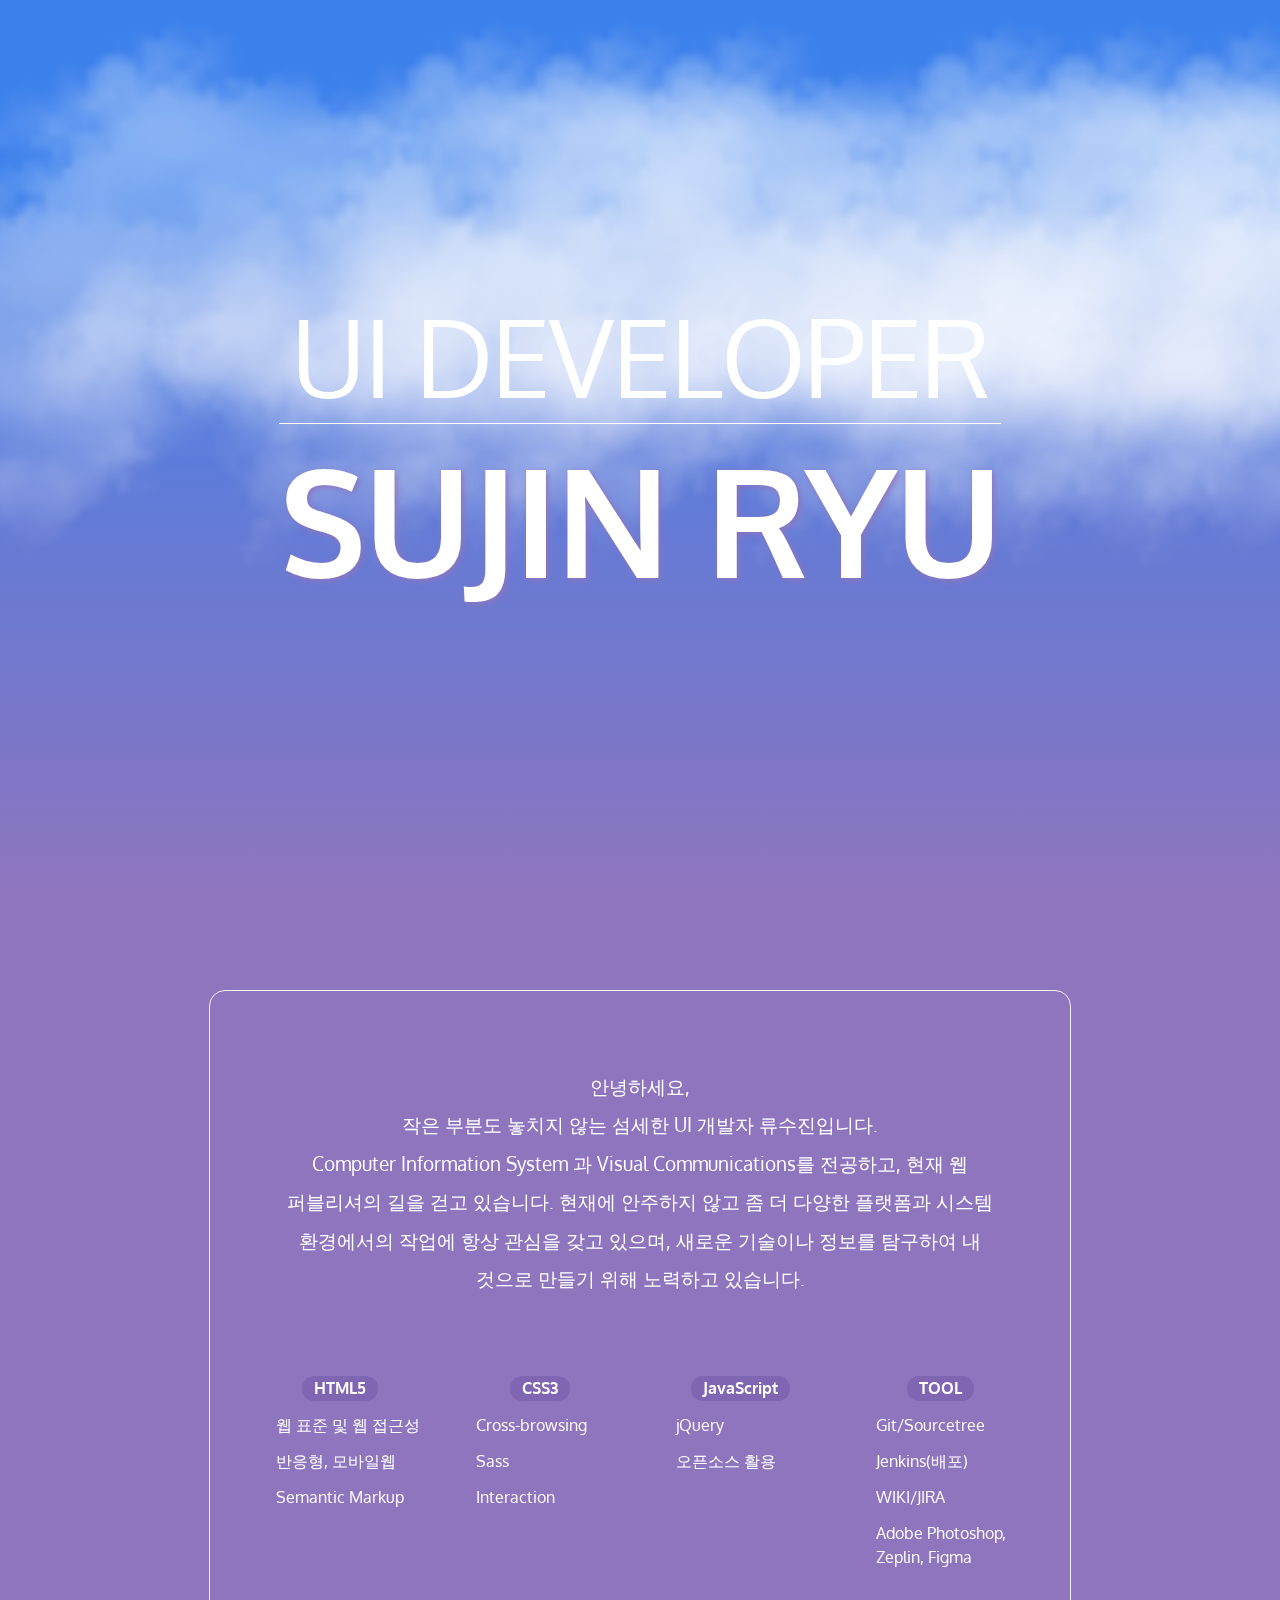
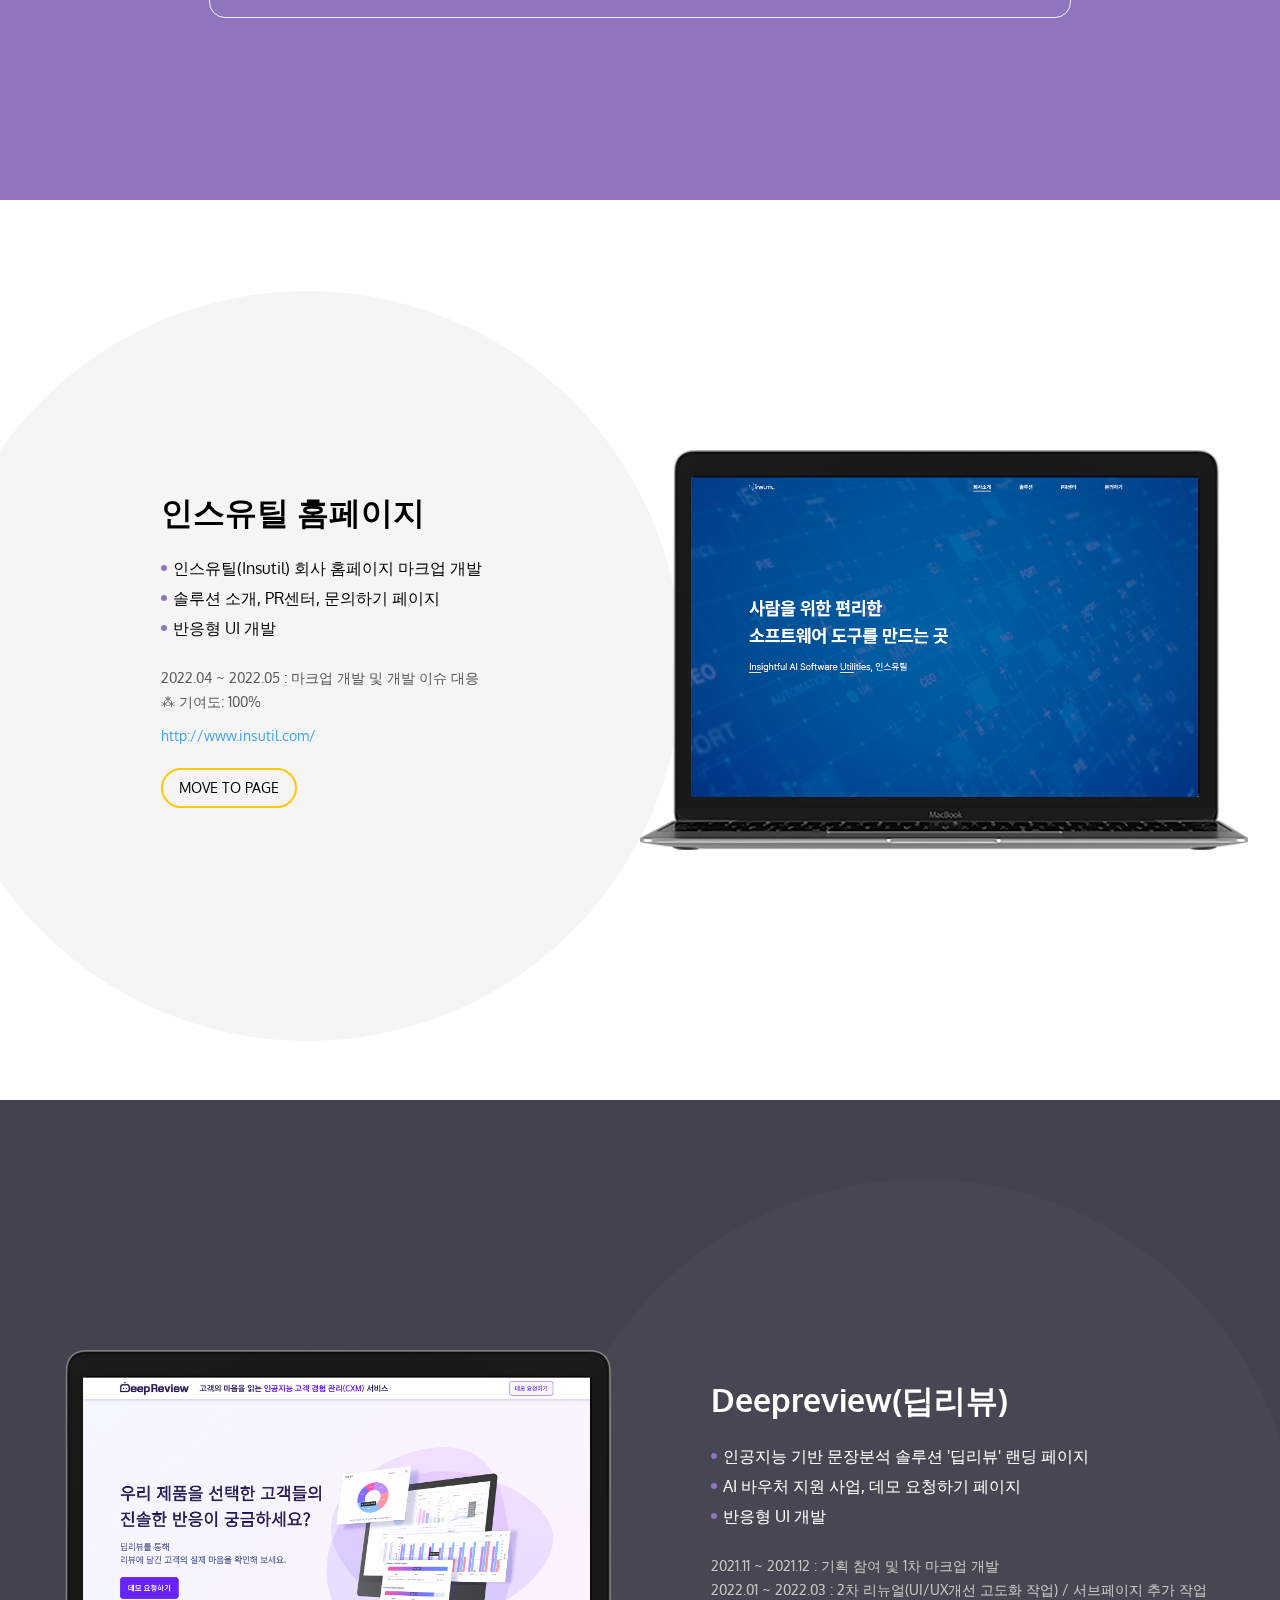
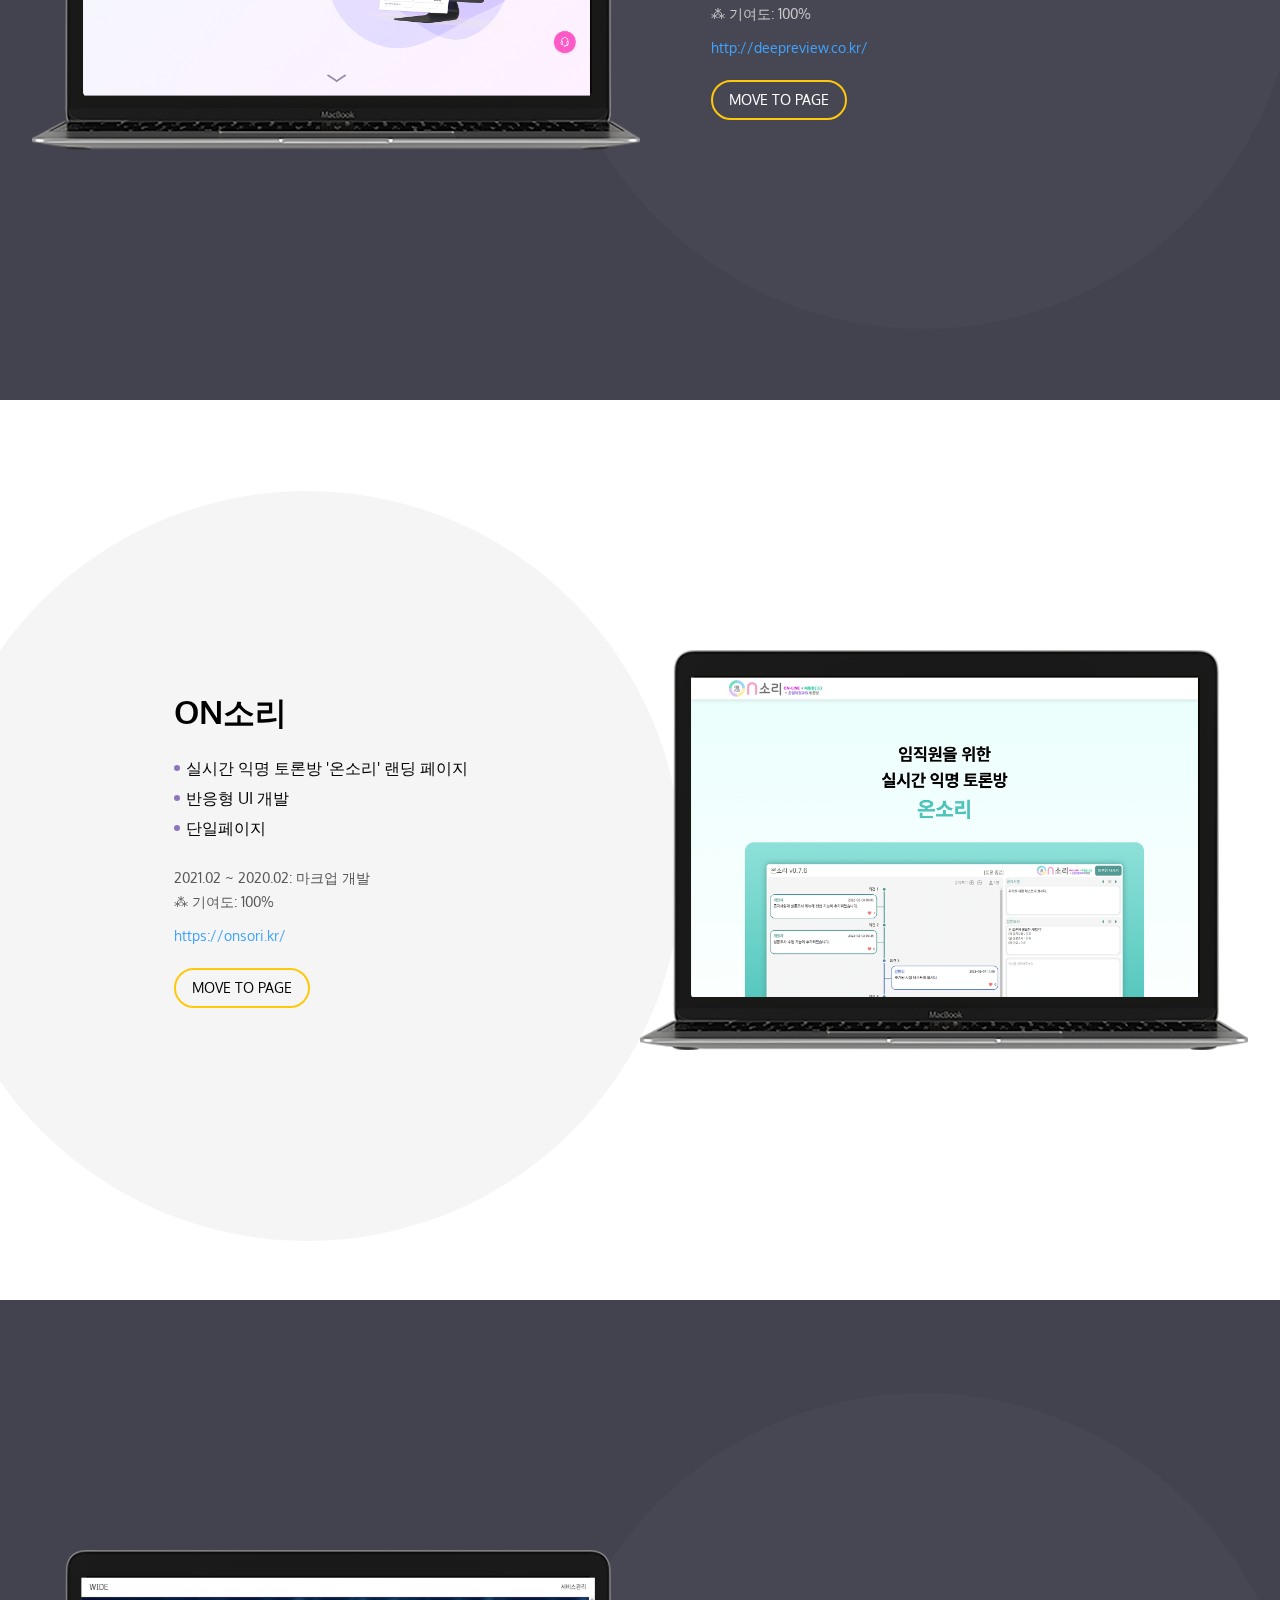
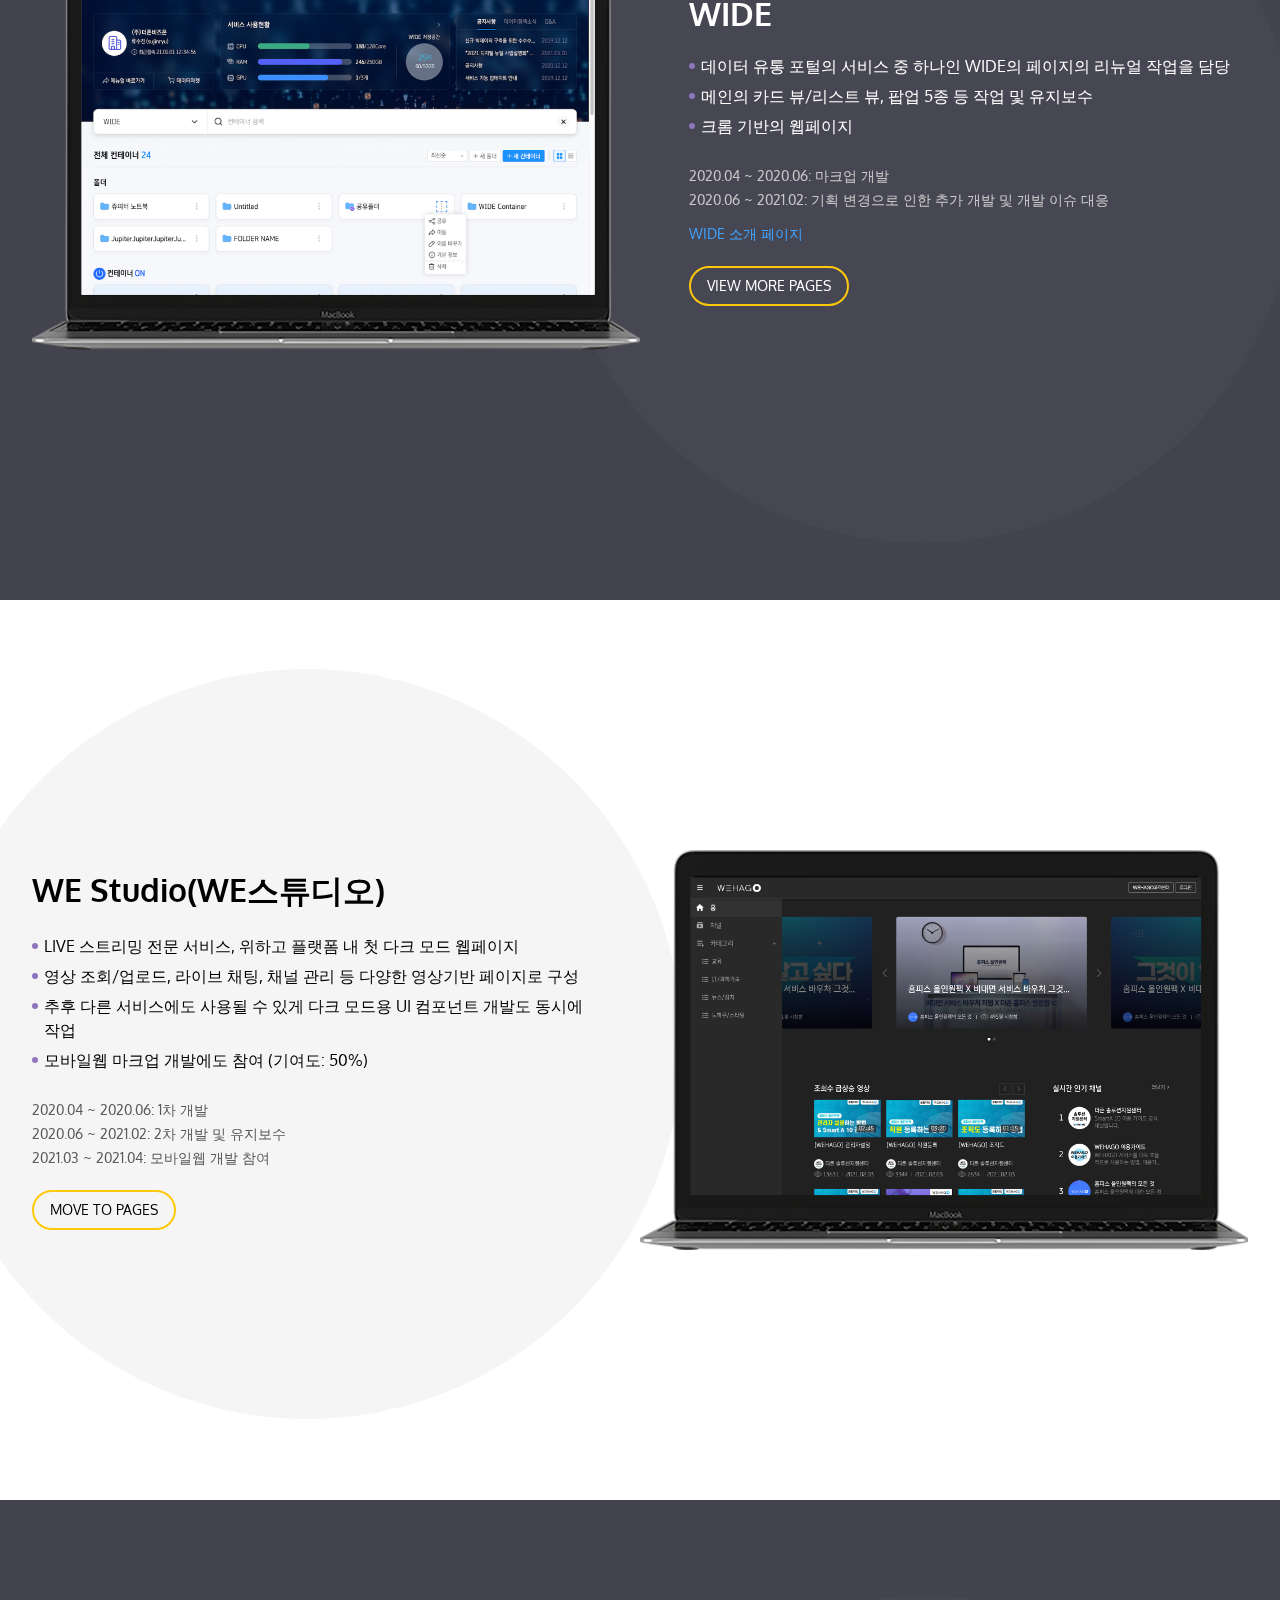
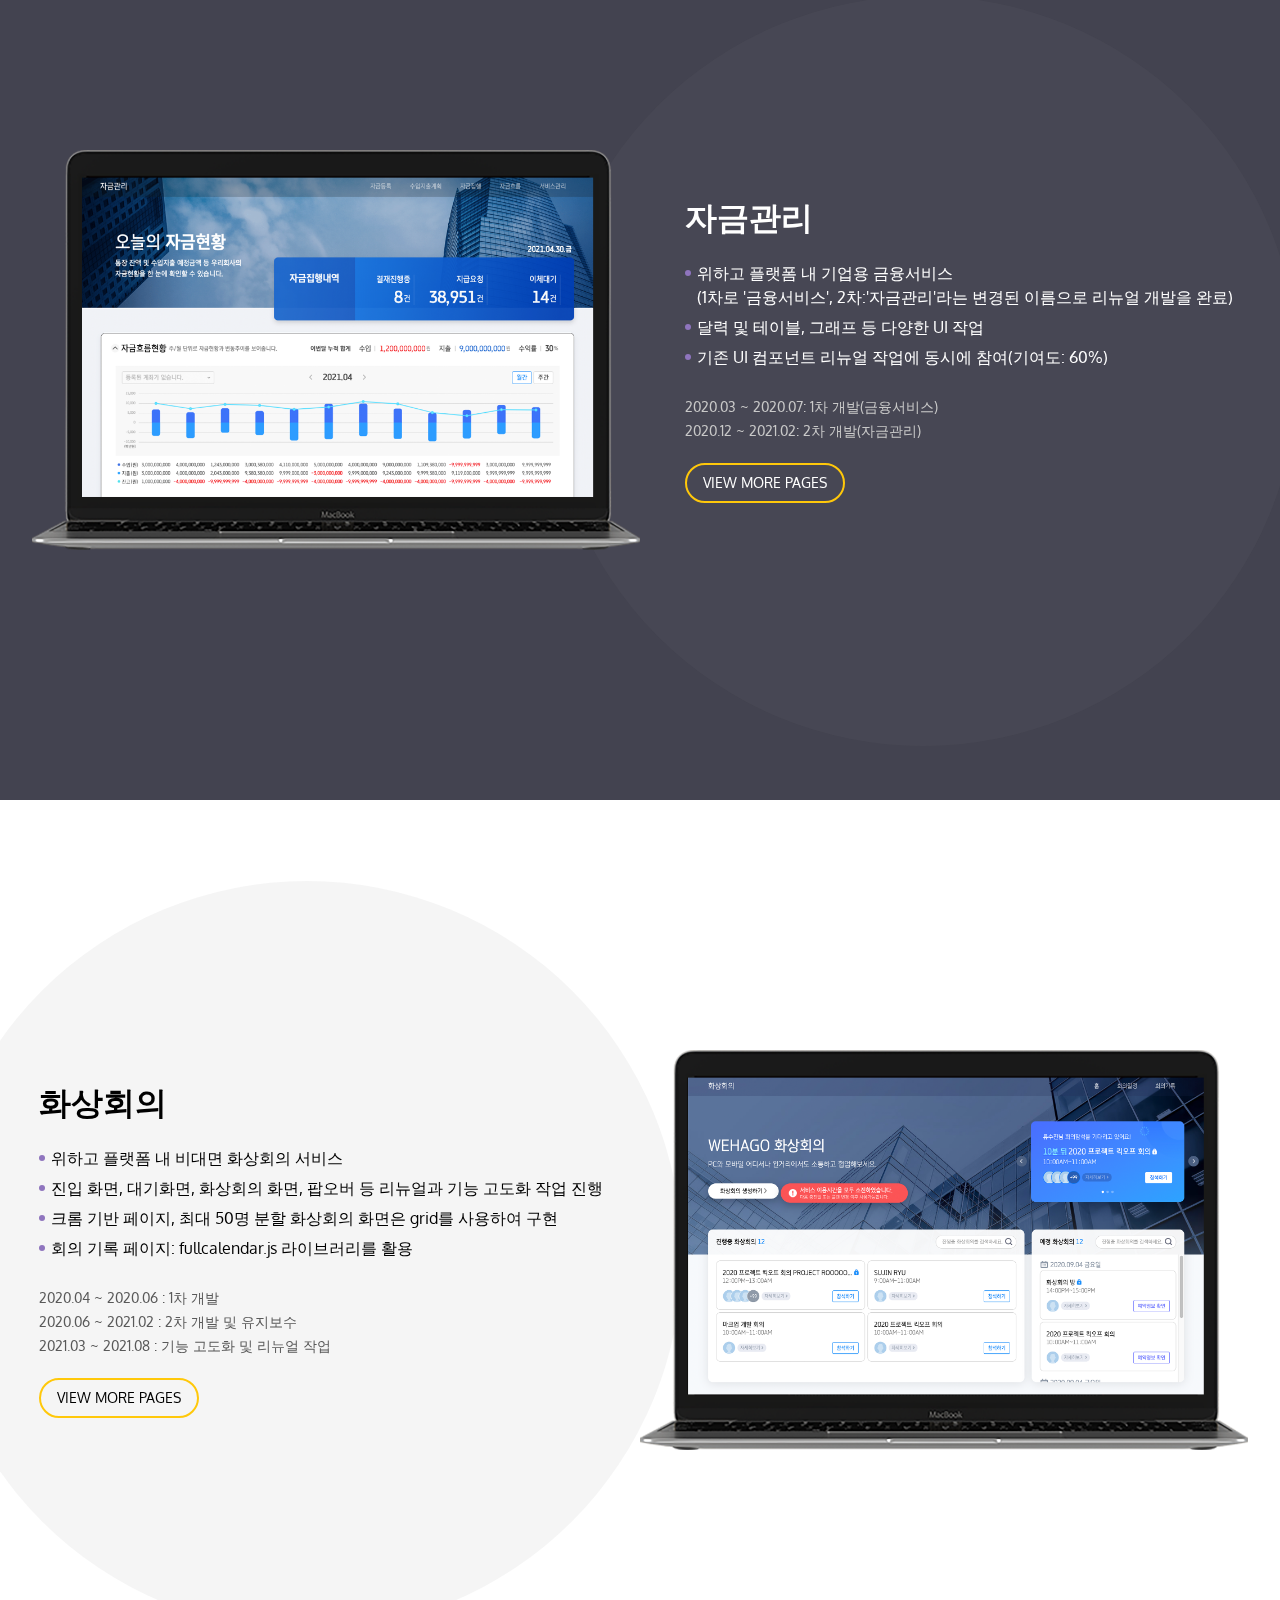
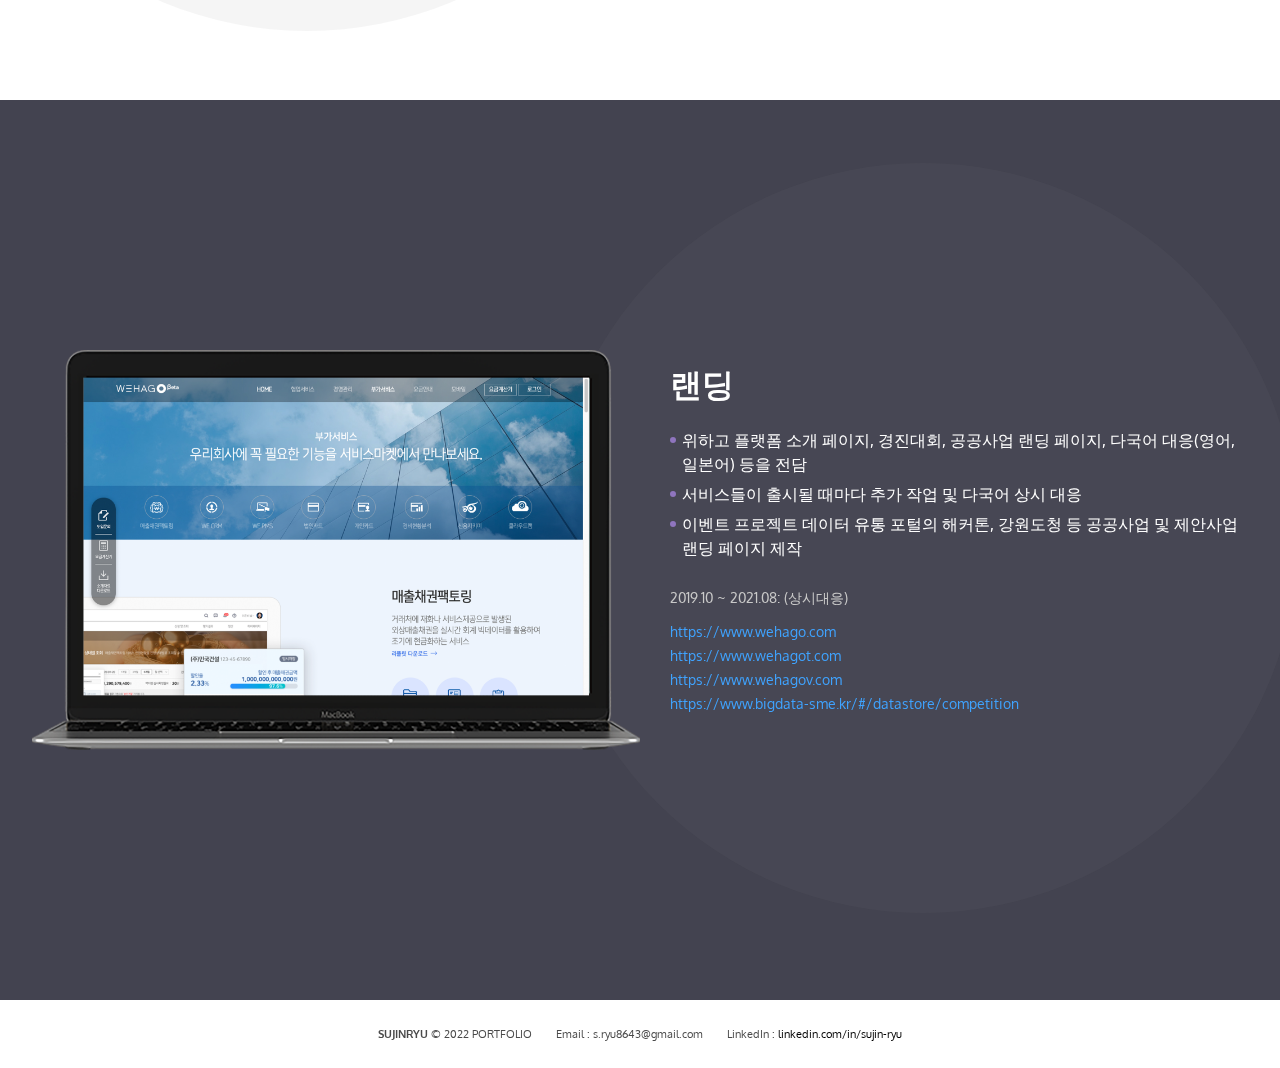
<file: index.html>
<!DOCTYPE html>
<html lang="kr">
<head>
    <meta charset="utf-8">
    <meta http-equiv="X-UA-Compatible" content="IE=edge">
    <meta name="viewport" content="width=device-width,initial-scale=1.0,user-scalable=0">
    <meta property="og:title" content="포트폴리오">
    <meta property="og:description" content="UI개발자 류수진입니다.">
    <meta property="og:image" content="./imgs/og.png">
    <meta property="og:locale" content="ko_KR">
    <link rel="shortcut icon" href="imgs/favicon.ico">
    <link href="https://fonts.googleapis.com/css?family=Oxygen" rel="stylesheet">
    <link rel="preconnect" href="https://fonts.gstatic.com">
    <link href="https://fonts.googleapis.com/css2?family=Nanum+Gothic&display=swap" rel="stylesheet">
    <title>UI개발자 류수진</title>
    <link rel="stylesheet" href="css/style.css">
    <!-- <meta name="author" content="Sujin Ryu"> -->
</head>
<body>
    <div class="wrap">
        <header style="display:none">
            <h1><a href="index.html" class="logo" title="home"><img src="imgs/logo.png" width="36" alt="LOGO"><span class="blind">류수진 포트폴리오</span></a></h1>
        </header>
        <main>
            <div class="cloud_wrap">
                <!-- 구름이미지 -->
                <img src="imgs/clouds.png" width="1024">
                <img src="imgs/clouds.png" width="1024">
                <img src="imgs/clouds.png" width="1024">
                <img src="imgs/clouds.png" width="1024">
                <img src="imgs/clouds.png" width="1024">
                <img src="imgs/clouds.png" width="1024">
                <img src="imgs/clouds.png" width="1024">
                <img src="imgs/clouds.png" width="1024">
            </div>
            <section id="intro" class="intro">
                <div class="inner">
                    <div class="txt_wrap">
                        <h1>UI DEVELOPER <strong>SUJIN RYU</strong></h1>
                    </div>
                </div>

            </section>

            <section id="skill" class="skill">
                <h2 class="blind">소개 및 기술스택</h2>
                <div class="inner">
                    <div class="con_wrap">
                        <div class="txt_wrap">
                            <span class="sp_img quotation">자기소개</span>
                            <p>안녕하세요,<br>
                             작은 부분도 놓치지 않는 섬세한 UI 개발자 류수진입니다.<br>
                    Computer Information System 과 Visual Communications를 전공하고, 현재 웹 퍼블리셔의 길을 걷고 있습니다.
                    현재에 안주하지 않고 좀 더 다양한 플랫폼과 시스템 환경에서의 작업에 항상 관심을 갖고 있으며,
                    새로운 기술이나 정보를 탐구하여 내 것으로 만들기 위해 노력하고 있습니다.
                            </p>
                        </div>
                        <div class="stack">

                            <div class="stack_box">
                                <strong>HTML5</strong>
                                <ul class="list">
                                    <li>웹 표준 및 웹 접근성</li>
                                    <li>반응형, 모바일웹</li>
                                    <li>Semantic Markup</li>
                                </ui>
                            </div>
                            <div class="stack_box">
                                <strong>CSS3</strong>
                                <ul class="list">
                                    <li>Cross-browsing</li>
                                    <li>Sass</li>
                                    <li>Interaction</li>
                                </ui>
                            </div>

                            <div class="stack_box">
                                <strong>JavaScript</strong>
                                <ul class="list">
                                    <li>jQuery</li>
                                    <li>오픈소스 활용</li>
                                </ui>
                            </div>
                            <div class="stack_box">
                                <strong>TOOL</strong>
                                <ul class="list">
                                    <li>Git/Sourcetree</li>
                                    <li>Jenkins(배포)</li>
                                    <li>WIKI/JIRA</li>
                                    <li>Adobe Photoshop,<br> Zeplin, Figma</li>
                                </ui>
                            </div>

                        </div>
                    </div>
                </div>
            </section>

            <section id="work_01" class="work">
                <h2 class="blind">포트폴리오 01</h2>
                <div class="inner">
                    <div class="txt_wrap">
                        <div>
                            <h3 class="svc_tit">인스유틸 홈페이지</h3>
                            <ul class="description">
                                <li>인스유틸(Insutil) 회사 홈페이지 마크업 개발</li>
                                <li>솔루션 소개, PR센터, 문의하기 페이지</li>
                                <li>반응형 UI 개발</li>
                            </ul>
                            <div class="details">
                                <p>2022.04 ~ 2022.05 : 마크업 개발 및 개발 이슈 대응</p>
                                <p>&#8258; 기여도: 100%</p>
                                <a href="http://www.insutil.com/" target="_blank" title="인스유틸 홈페이지" class="link">http://www.insutil.com/</a>
                            </div>
                            <div class="link_wrap">
                                <a href="http://www.insutil.com/" class="go_markup" target="_blank" title="인스유틸 홈페이지">MOVE TO PAGE</a>
                            </div>

                        </div>
                    </div>
                    <div class="img_wrap">
                        <img src="./imgs/isut_laptop.png" alt="미리보기">
                    </div>
                </div>
            </section>

            <section id="work_02" class="work dark_left">
                <h2 class="blind">포트폴리오 02</h2>
                <div class="inner">
                    <div class="txt_wrap">
                        <div>
                            <h3 class="svc_tit">Deepreview(딥리뷰)</h3>
                            <ul class="description">
                                <li>인공지능 기반 문장분석 솔루션 '딥리뷰' 랜딩 페이지</li>
                                <li>AI 바우처 지원 사업, 데모 요청하기 페이지</li>
                                <li>반응형 UI 개발</li>
                            </ul>
                            <div class="details">
                                <p>2021.11 ~ 2021.12 : 기획 참여 및 1차 마크업 개발</p>
                                <p>2022.01 ~ 2022.03 : 2차 리뉴얼(UI/UX개선 고도화 작업) / 서브페이지 추가 작업</p>
                                <p>&#8258; 기여도: 100%</p>
                                <a href="http://deepreview.co.kr/" target="_blank" title="딥리뷰 랜딩페이지" class="link">http://deepreview.co.kr/</a>
                            </div>
                            <div class="link_wrap">
                                <a href="http://deepreview.co.kr/" class="go_markup" target="_blank" title="딥리뷰 랜딩페이지">MOVE TO PAGE</a>
                            </div>

                        </div>
                    </div>
                    <div class="img_wrap">
                        <img src="./imgs/dr_laptop.png" alt="미리보기">
                    </div>
                </div>
            </section>

            <section id="work_03" class="work">
                <h2 class="blind">포트폴리오 03</h2>
                <div class="inner">
                    <div class="txt_wrap">
                        <div>
                            <h3 class="svc_tit">ON소리</h3>
                            <div class="svc_desc">
                                <ul class="description">
                                    <li>실시간 익명 토론방 '온소리' 랜딩 페이지</li>
                                    <li>반응형 UI 개발</li>
                                    <li>단일페이지</li>
                                </ul>
                                <div class="details">
                                    <p>2021.02 ~ 2020.02: 마크업 개발</p>
                                    <p>&#8258; 기여도: 100%</p>
                                    <a href="https://onsori.kr/" target="_blank" title="온소리 랜딩페이지" class="link">https://onsori.kr/</a>
                                </div>
                                <div class="link_wrap">
                                    <a href="https://onsori.kr/" class="go_markup" target="_blank" title="온소리 랜딩페이지">MOVE TO PAGE</a>
                                </div>
                            </div>
                        </div>
                    </div>
                    <div class="img_wrap">
                        <img src="./imgs/osr_laptop.png" alt="미리보기">
                    </div>
                </div>
            </section>

            <section id="work_04" class="work dark_left">
                <h2 class="blind">포트폴리오 03</h2>
                <div class="inner">
                    <div class="txt_wrap">
                            <div>
                            <h3 class="svc_tit">WIDE</h3>
                            <ul class="description">
                                <li>데이터 유통 포털의 서비스 중 하나인 WIDE의 페이지의 리뉴얼 작업을 담당</li>
                                <li>메인의 카드 뷰/리스트 뷰, 팝업 5종 등 작업 및 유지보수</li>
                                <li>크롬 기반의 웹페이지</li>

                            </ul>

                            <div class="details">
                                <p>2020.04 ~ 2020.06: 마크업 개발</p>
                                <p>2020.06 ~ 2021.02: 기획 변경으로 인한 추가 개발 및 개발 이슈 대응</p>
                                <a href="https://www.bigdata-sme.kr/#/datastore/marketIntro" target="_blank" title="데이터유통포털 서비스 소개페이지" class="link">WIDE 소개 페이지</a>
                            </div>
                            <div class="link_wrap">
                                <a href="./preview_01/" class="go_markup" title="더 보기">VIEW MORE PAGES</a>
                            </div>
                        </div>

                    </div>
                    <div class="img_wrap">
                        <img src="./imgs/wide_laptop.png" alt="미리보기">
                    </div>
                </div>
            </section>

            <section id="work_05" class="work">
                <h2 class="blind">포트폴리오 04</h2>
                <div class="inner">
                    <div class="txt_wrap">
                        <div>
                            <h3 class="svc_tit">WE Studio(WE스튜디오)</h3>
                            <ul class="description">
                                <li>LIVE 스트리밍 전문 서비스, 위하고 플랫폼 내 첫 다크 모드 웹페이지</li>
                                <li>영상 조회/업로드, 라이브 채팅, 채널 관리 등 다양한 영상기반 페이지로 구성</li>
                                <li>추후 다른 서비스에도 사용될 수 있게 다크 모드용 UI 컴포넌트 개발도 동시에 작업</li>
                                <li>모바일웹 마크업 개발에도 참여 (기여도: 50%)</li>
                            </ul>

                            <div class="details">
                                <p>2020.04 ~ 2020.06: 1차 개발</p>
                                <p>2020.06 ~ 2021.02: 2차 개발 및 유지보수</p>
                                <p>2021.03 ~ 2021.04: 모바일웹 개발 참여</p>
                            </div>
                            <div class="link_wrap">
                                <a href="https://www.wehago.com/westudio" target="_blank" title="WE스튜디오" class="go_markup">MOVE TO PAGES</a>
                            </div>
                        </div>
                    </div>
                    <div class="img_wrap">
                        <img src="./imgs/westudio_laptop.png" alt="미리보기">
                    </div>
                </div>
            </section>

            <section id="work_06" class="work dark_left">
                <h2 class="blind">포트폴리오 05</h2>
                <div class="inner">
                    <div class="txt_wrap">
                        <div>
                            <h3 class="svc_tit">자금관리</h3>
                            <ul class="description">
                                <li>위하고 플랫폼 내 기업용 금융서비스<br>(1차로 '금융서비스', 2차:'자금관리'라는 변경된 이름으로 리뉴얼 개발을 완료)</li>
                                <li>달력 및 테이블, 그래프 등 다양한 UI 작업</li>
                                <li>기존 UI 컴포넌트 리뉴얼 작업에 동시에 참여(기여도: 60%)</li>

                            </ul>

                            <div class="details">
                                <p>2020.03 ~ 2020.07: 1차 개발(금융서비스)</p>
                                <p>2020.12 ~ 2021.02: 2차 개발(자금관리)</p>
                            </div>
                            <div class="link_wrap">
                                <a href="./preview_03/" class="go_markup" title="더 보기">VIEW MORE PAGES</a>
                            </div>
                        </div>
                    </div>
                    <div class="img_wrap">
                        <img src="./imgs/wk_laptop.png" alt="미리보기">
                    </div>
                </div>
            </section>

            <section id="work_07" class="work">
                <h2 class="blind">포트폴리오 06</h2>
                <div class="inner">
                    <div class="txt_wrap">
                        <div>
                            <h3 class="svc_tit">화상회의</h3>
                            <ul class="description">
                                <li>위하고 플랫폼 내 비대면 화상회의 서비스</li>
                                <li>진입 화면, 대기화면, 화상회의 화면, 팝오버 등 리뉴얼과 기능 고도화 작업 진행</li>
                                <li>크롬 기반 페이지, 최대 50명 분할 화상회의 화면은 grid를 사용하여 구현</li>
                                <li>회의 기록 페이지: fullcalendar.js 라이브러리를 활용</li>

                            </ul>

                            <div class="details">
                                <p>2020.04 ~ 2020.06 : 1차 개발</p>
                                <p>2020.06 ~ 2021.02 : 2차 개발 및 유지보수</p>
                                <p>2021.03 ~ 2021.08 : 기능 고도화 및 리뉴얼 작업</p>
                            </div>
                            <div class="link_wrap">
                                <a href="./preview_04/" class="go_markup" title="더 보기">VIEW MORE PAGES</a>
                            </div>
                        </div>
                    </div>
                    <div class="img_wrap">
                        <img src="./imgs/rtc_laptop.png" alt="미리보기">
                    </div>
                </div>
            </section>

            <section id="work_08" class="work dark_left">
                <h2 class="blind">포트폴리오 07</h2>
                <div class="inner">
                    <div class="txt_wrap">
                        <div>
                            <h3 class="svc_tit">랜딩</h3>
                            <ul class="description">
                                <li>위하고 플랫폼 소개 페이지, 경진대회, 공공사업 랜딩 페이지, 다국어 대응(영어, 일본어) 등을 전담</li>
                                <li>서비스들이 출시될 때마다 추가 작업 및 다국어 상시 대응</li>
                                <li>이벤트 프로젝트 데이터 유통 포털의 해커톤, 강원도청 등 공공사업 및 제안사업 랜딩 페이지 제작</li>
                            </ul>

                            <div class="details">
                                <p>2019.10 ~ 2021.08: (상시대응)</p>

                                <a href="https://www.wehago.com" target="_blank" title="WEHAGO 랜딩" class="link">https://www.wehago.com</a><br>
                                <a href="https://www.wehagot.com" target="_blank" title="WEHAGO T랜딩" class="link">https://www.wehagot.com</a><br>
                                <a href="https://www.wehagov.com" target="_blank" title="WEHAGO V랜딩" class="link">https://www.wehagov.com</a><br>
                                <a href="https://www.bigdata-sme.kr/#/datastore/competition" target="_blank" title="데이터유통포털 경진대회" class="link">https://www.bigdata-sme.kr/#/datastore/competition</a>
                            </div>
                        </div>
                    </div>
                    <div class="img_wrap">
                        <img src="./imgs/landing_laptop.png" alt="미리보기">
                    </div>
                </div>
            </section>



        </main>
        <aside class="side_nav itself">
            <a href="#" id="top" style="display:none"><span class="sp_img">TOP</span></a>
        </aside>
        <footer>
            <ul>
    			<li class="copyright"><strong>SUJINRYU</strong> © 2022 PORTFOLIO</li>
    			<li>Email : s.ryu8643@gmail.com</li>
                <li>LinkedIn : <a href="https://linkedin.com/in/sujin-ryu" target="_blank">linkedin.com/in/sujin-ryu</a></li>
    		</ul>
        </footer>
    </div>

<script src="js/jquery-3.6.0.min.js"></script>

<script>
$(function() {
    $(window).scroll(function() {
         if ($(this).scrollTop() > 250) {
             $('#top').fadeIn();
          } else {
               $('#top').fadeOut();
            }
        });


        $("#top").click(function() {
            $('html, body').animate({
                scrollTop : 0
            }, 400);
            return false;
        });


    });

</script>
</body>
</html>
</file>
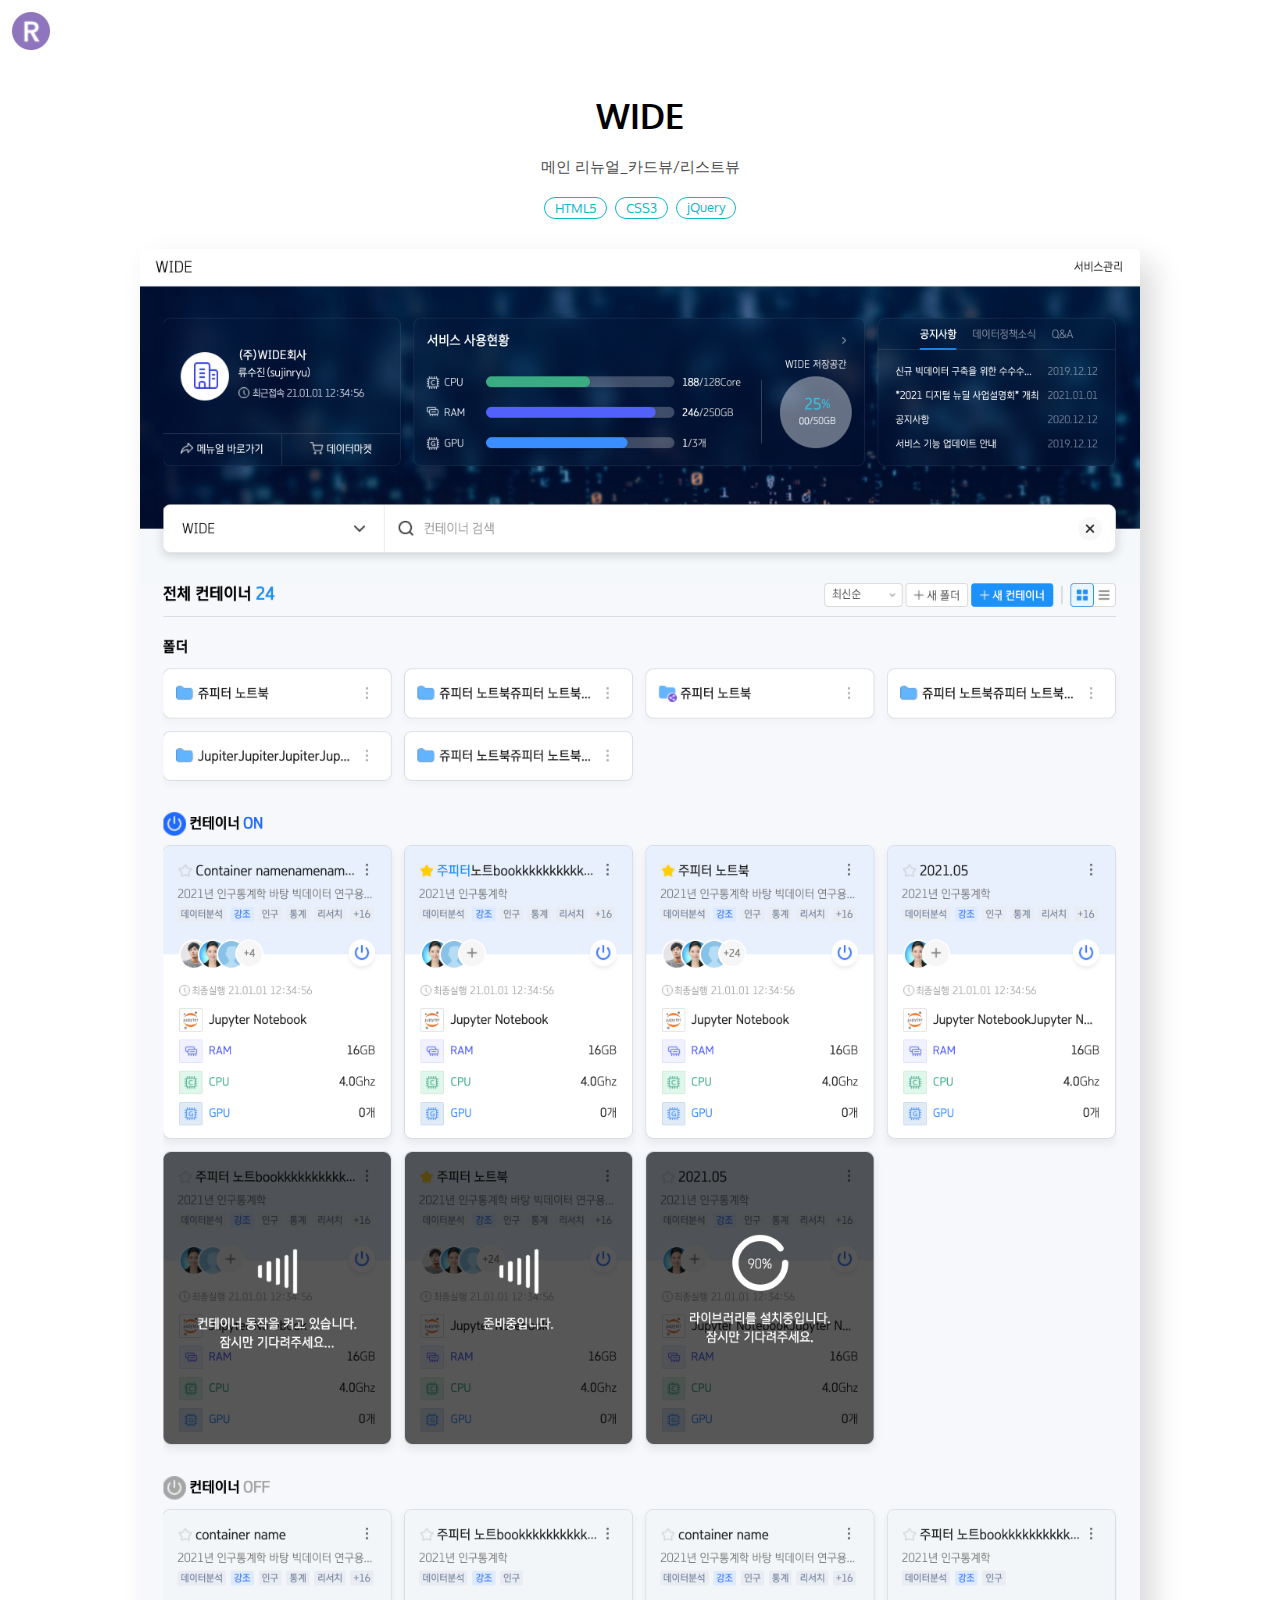
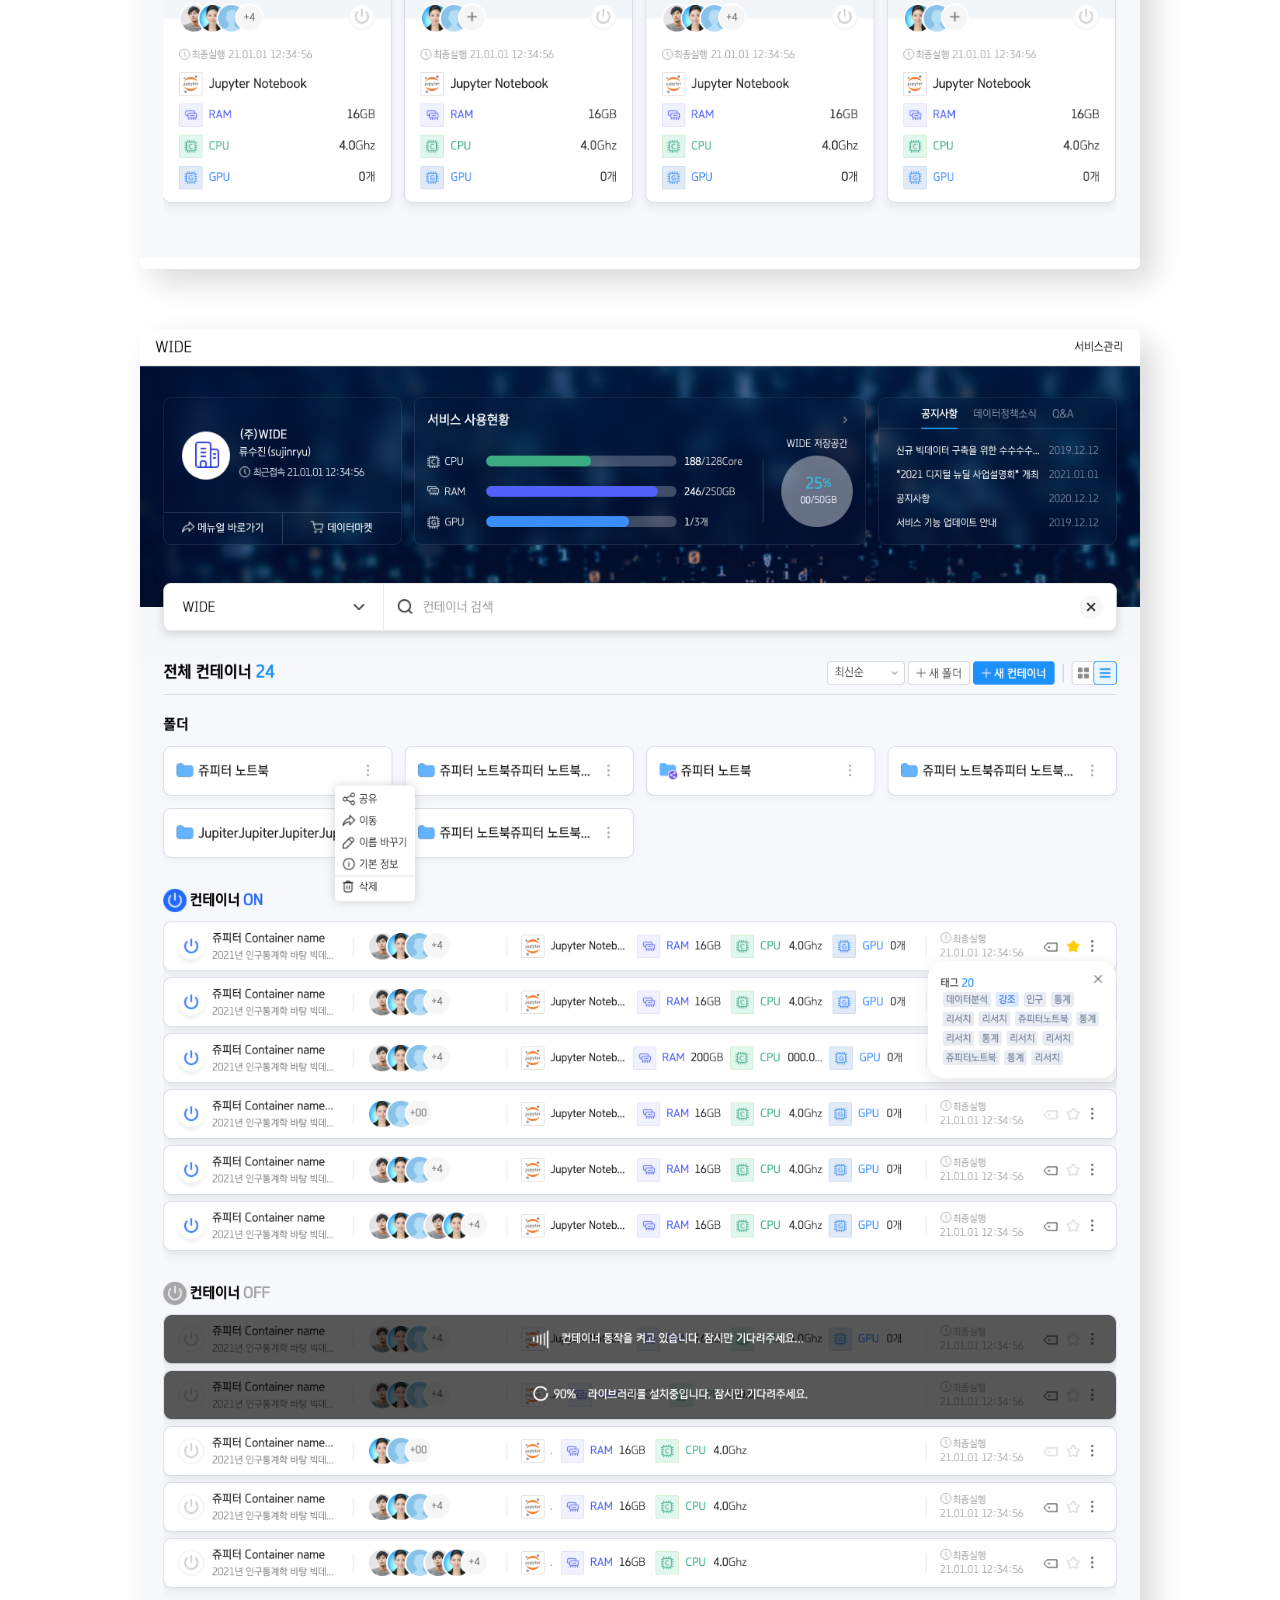
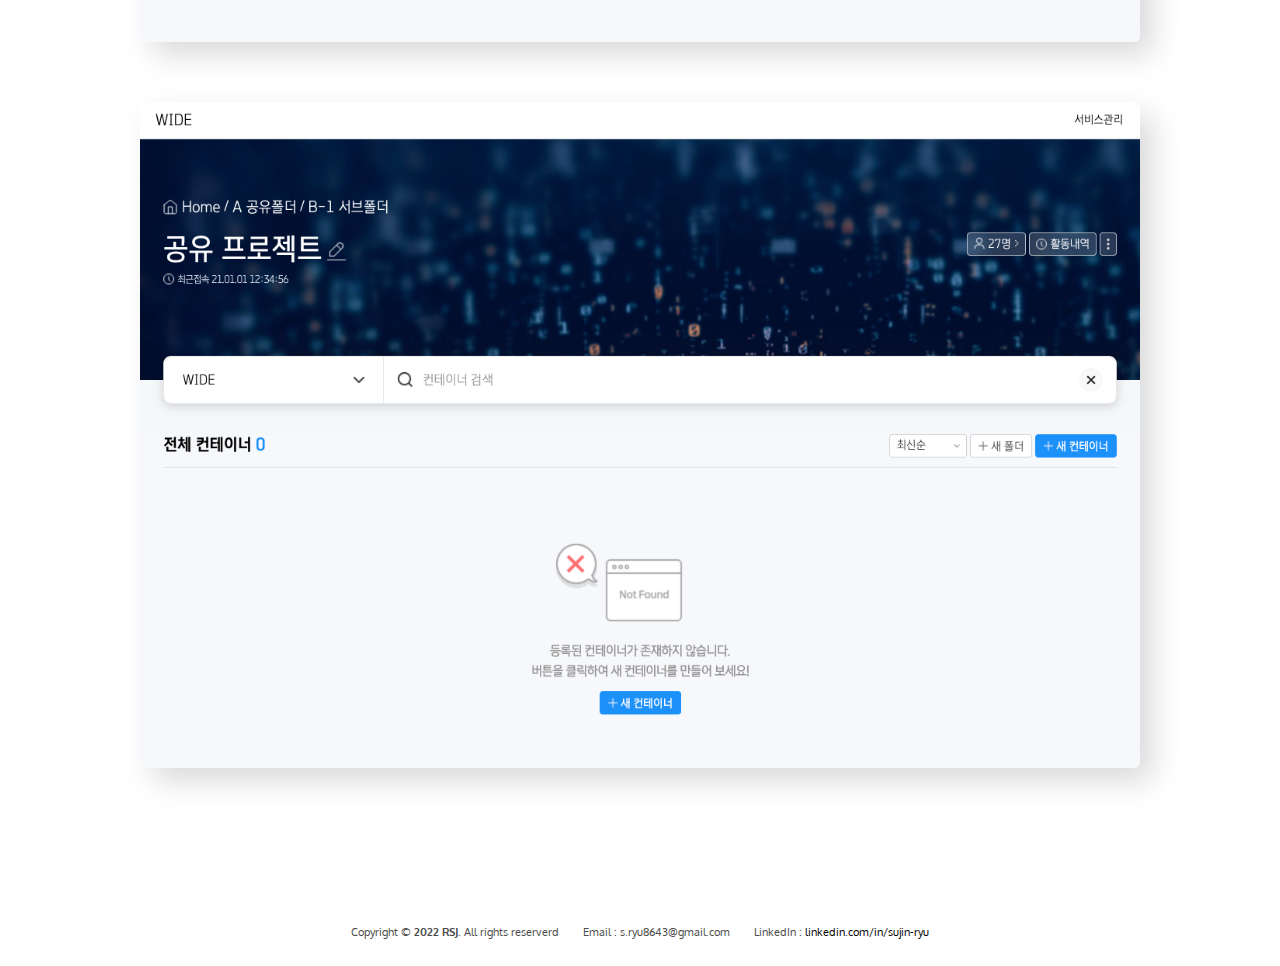
<file: preview_01/index.html>
<!DOCTYPE html>
<html lang="kr">
<head>
    <meta charset="utf-8">
    <meta http-equiv="X-UA-Compatible" content="IE=edge">
    <meta name="viewport" content="width=device-width,initial-scale=1.0,user-scalable=0">
    <meta property="og:title" content="포트폴리오">
    <meta property="og:description" content="UI개발자 류수진입니다.">
    <meta property="og:image" content="../imgs/og.png">
    <meta property="og:locale" content="ko_KR">
    <link rel="shortcut icon" href="../imgs/favicon.ico">
    <link href="https://fonts.googleapis.com/css?family=Oxygen" rel="stylesheet">
    <link rel="preconnect" href="https://fonts.gstatic.com">
    <link href="https://fonts.googleapis.com/css2?family=Nanum+Gothic&display=swap" rel="stylesheet">
    <title>UI개발자 류수진</title>
    <link rel="stylesheet" href="../css/style.css">
    <!-- <meta name="author" content="Sujin Ryu"> -->
</head>
<body>
    <div class="wrapper">
        <header>
            <a href="../index.html" class="logo" titl="HOME"><img src="../imgs/logo.png" width="38"></a>
        </header>
        <main>

            <section class="preview">
                <h2>WIDE</h2>
                <p>메인 리뉴얼_카드뷰/리스트뷰</p>
                <div class="tags">
                    <span class="item">HTML5</span><span class="item">CSS3</span><span class="item v2">jQuery</span>
                </div>
                <div class="prev_img">
                    <img src="../imgs/wide_01.png" alt="WIDE 메인 카드뷰">
                    <img src="../imgs/wide_02.png" alt="WIDE 메인 리스트뷰">
                    <img src="../imgs/wide_03.png" alt="WIDE 폴더페이지 및 엠티셋">
                </div>
            </section>

        </main>

        <aside class="side_nav itself">
            <a href="#" id="top" style="display:none"><span class="sp_img">TOP</span></a>
        </aside>

        <footer>
            <ul>
    			<li class="copyright">Copyright © <strong>2022 RSJ.</strong> All rights reserverd</li>
    			<li>Email : s.ryu8643@gmail.com</li>
                <li>LinkedIn : <a href="https://linkedin.com/in/sujin-ryu" target="_blank">linkedin.com/in/sujin-ryu</a></li>
    		</ul>
        </footer>
    </div>

<script src="../js/jquery-3.6.0.min.js"></script>

<script>
$(function() {
    $(window).scroll(function() {
         if ($(this).scrollTop() > 250) {
             $('.side_nav').fadeIn();
          } else {
               $('.side_nav').fadeOut();
            }
        });


        $("#top").click(function() {
            $('html, body').animate({
                scrollTop : 0
            }, 400);
            return false;
        });

    });

</script>
</body>
</html>
</file>
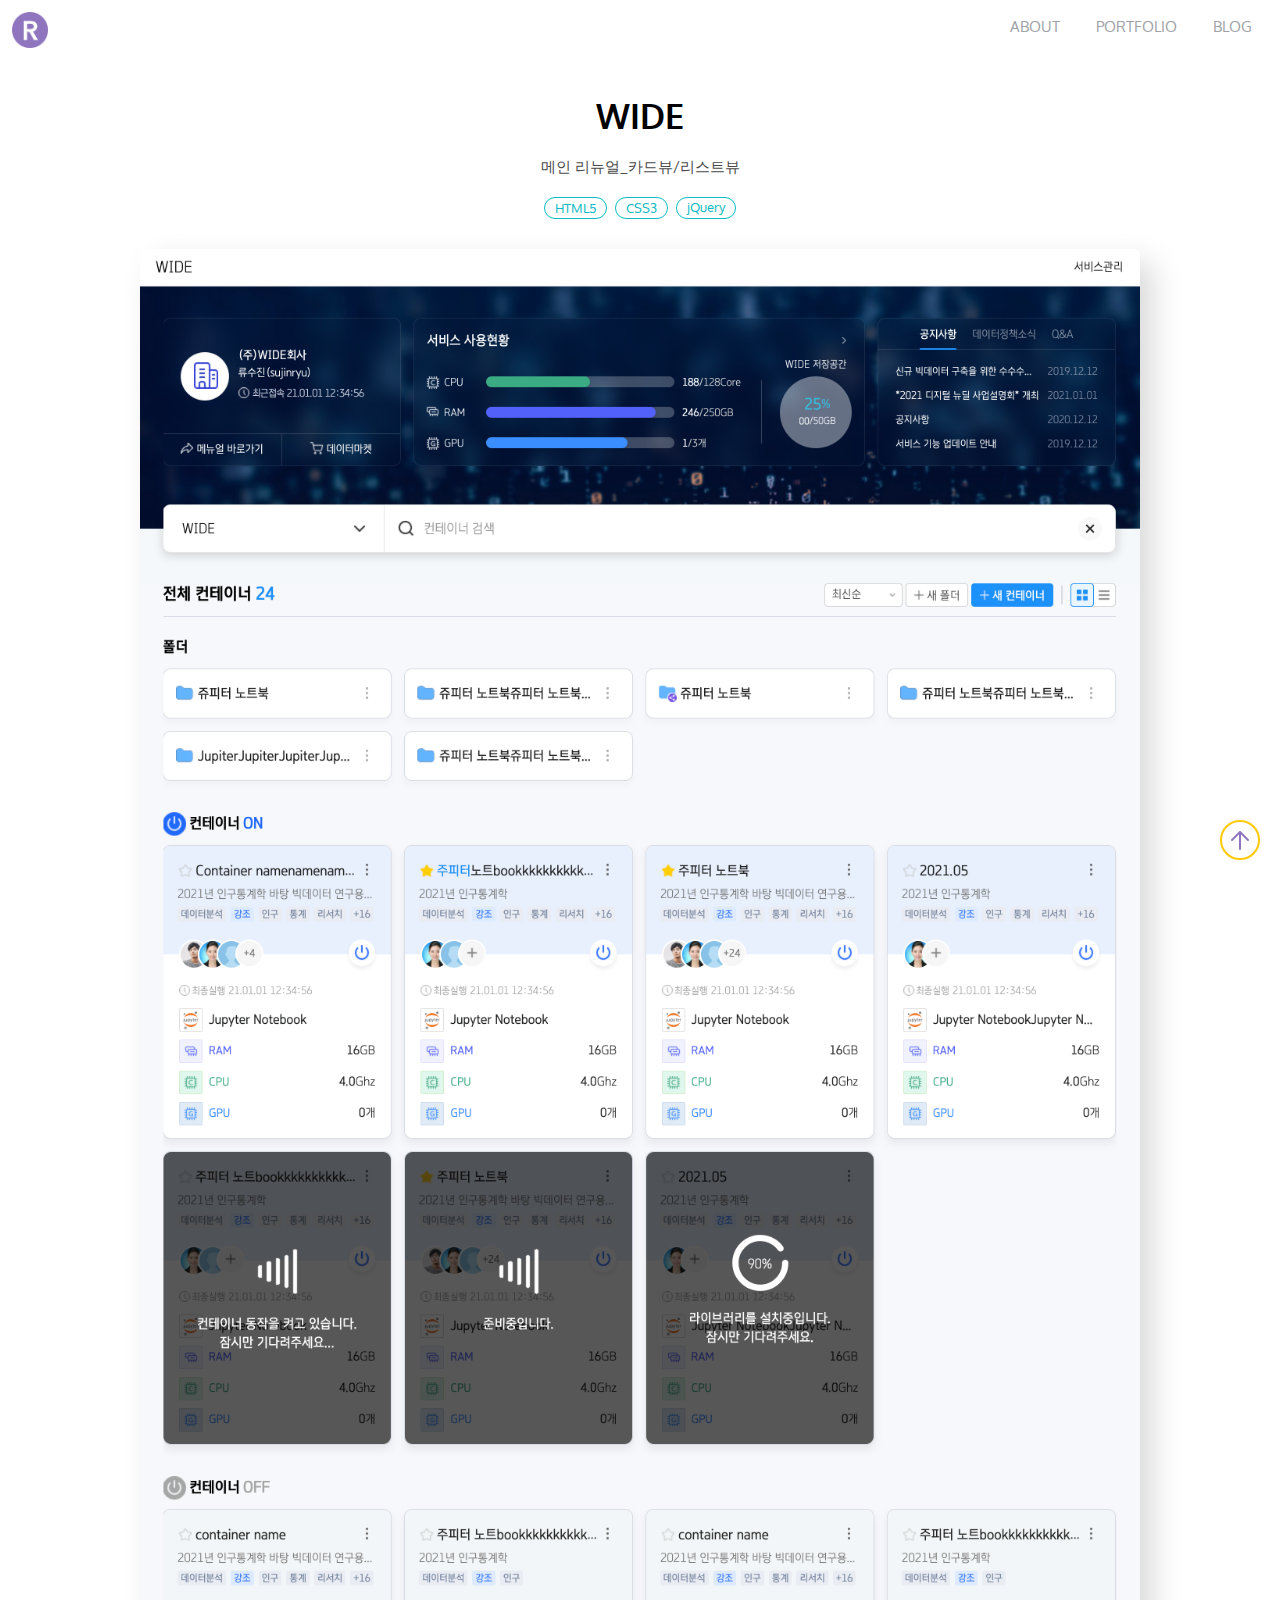
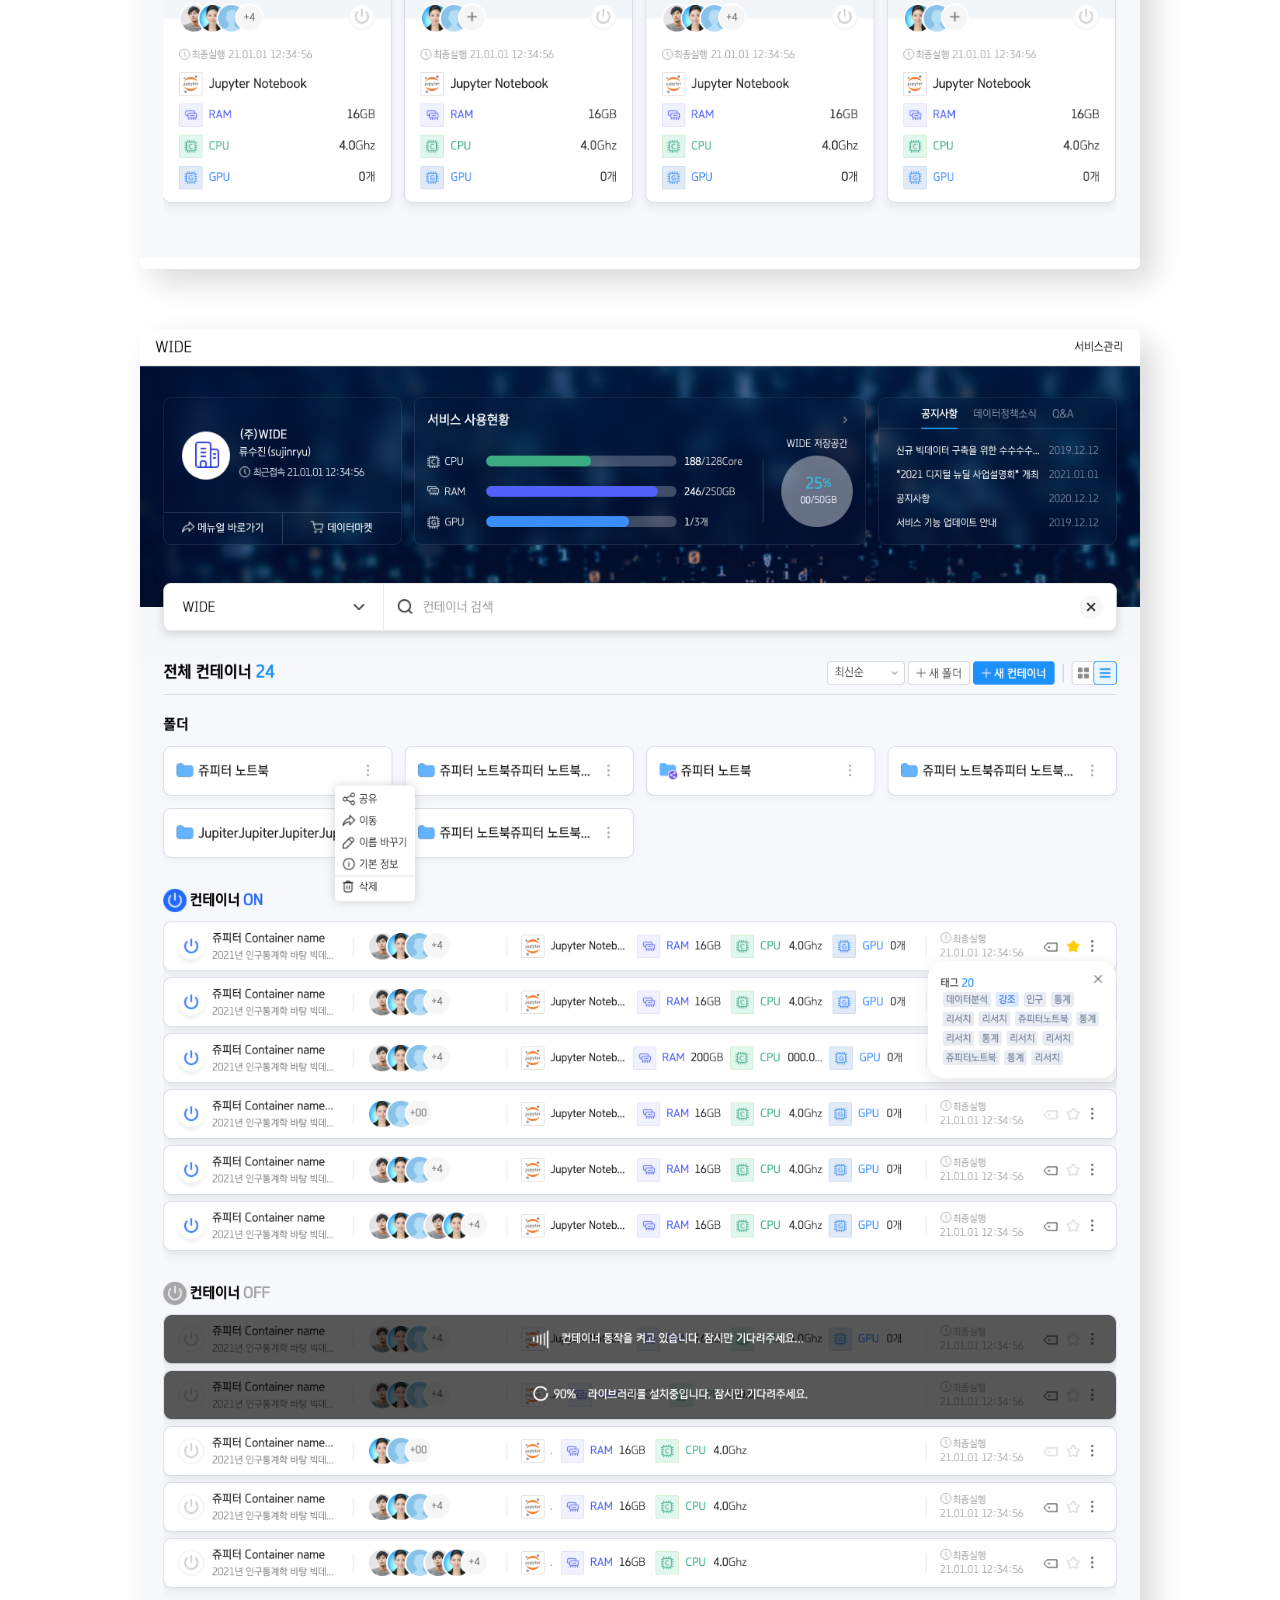
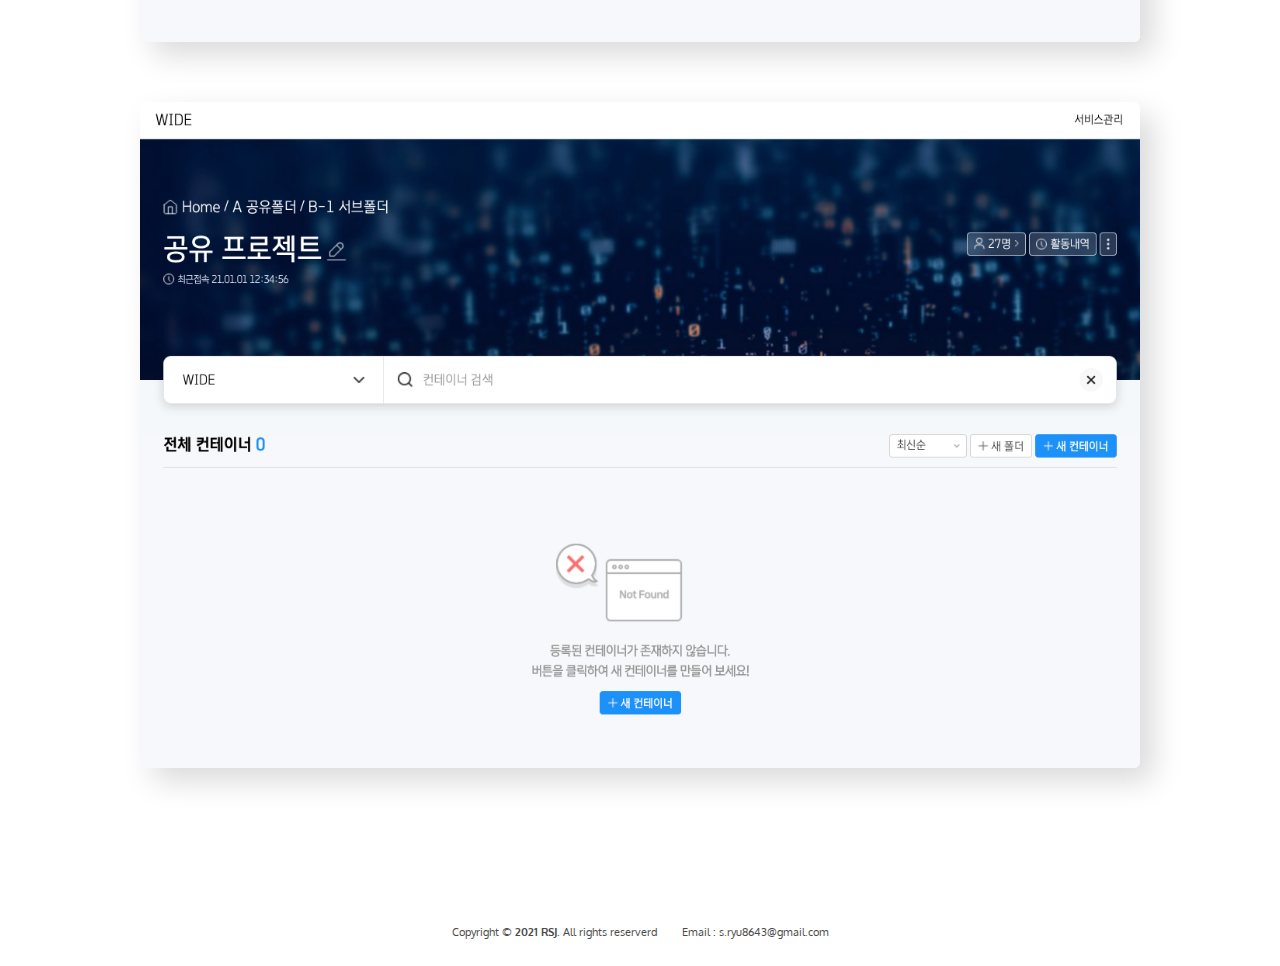
<file: preview_03/index.html>
<!DOCTYPE html>
<html lang="kr">
<head>
    <meta charset="utf-8">
    <meta name="viewport" content="width=device-width, initial-scale=1.0">
    <meta http-equiv="X-UA-Compatible" content="IE=edge">
    <link href="https://fonts.googleapis.com/css?family=Oxygen" rel="stylesheet">
    <link rel="preconnect" href="https://fonts.gstatic.com">
    <link href="https://fonts.googleapis.com/css2?family=Nanum+Gothic&display=swap" rel="stylesheet">
    <link rel="shortcut icon" href="../imgs/favicon.ico">
    <link rel="stylesheet" href="../css/style.css">
    <!-- <meta name="author" content="Sujin Ryu"> -->
    <title>UI 개발자 류수진</title>
</head>
<body>
    <div class="wrapper">
        <header>
            <a href="../index.html" class="logo"><img src="../imgs/logo.png" width="36"></a>
            <nav>
                <ul>
                    <li><a href="../index.html#skill">ABOUT</a></li>
                    <li><a href="../index.html#work">PORTFOLIO</a></li>
                    <li><a href="/translation/" target="_blank">BLOG</a></li>
                </ul>
            </nav>
        </header>
        <main>

            <section class="preview">
                <h2>WIDE</h2>
                <p>메인 리뉴얼_카드뷰/리스트뷰</p>
                <div class="tags">
                    <span class="item">HTML5</span><span class="item">CSS3</span><span class="item v2">jQuery</span>
                </div>
                <div class="prev_img">
                    <img src="../imgs/wide_01.png" alt="WIDE 메인 카드뷰">
                    <img src="../imgs/wide_02.png" alt="WIDE 메인 리스트뷰">
                    <img src="../imgs/wide_03.png" alt="WIDE 폴더페이지 및 엠티셋">
                </div>
            </section>

        </main>

        <aside class="side_nav itself">
            <a href="#" id="top"><span class="sp_img">TOP</span></a>
        </aside>

        <footer>
            <ul>
    			<li class="copyright">Copyright © <strong>2021 RSJ.</strong> All rights reserverd</li>
    			<li>Email : s.ryu8643@gmail.com</li>
    		</ul>
        </footer>
    </div>

<script src="../js/jquery-3.6.0.min.js"></script>

<script>
$(function() {
    $(window).scroll(function() {
         if ($(this).scrollTop() > 250) {
             $('.side_nav').fadeIn();
          } else {
               $('.side_nav').fadeOut();
            }
        });


        $("#top").click(function() {
            $('html, body').animate({
                scrollTop : 0
            }, 400);
            return false;
        });

    });

</script>
</body>
</html>
</file>
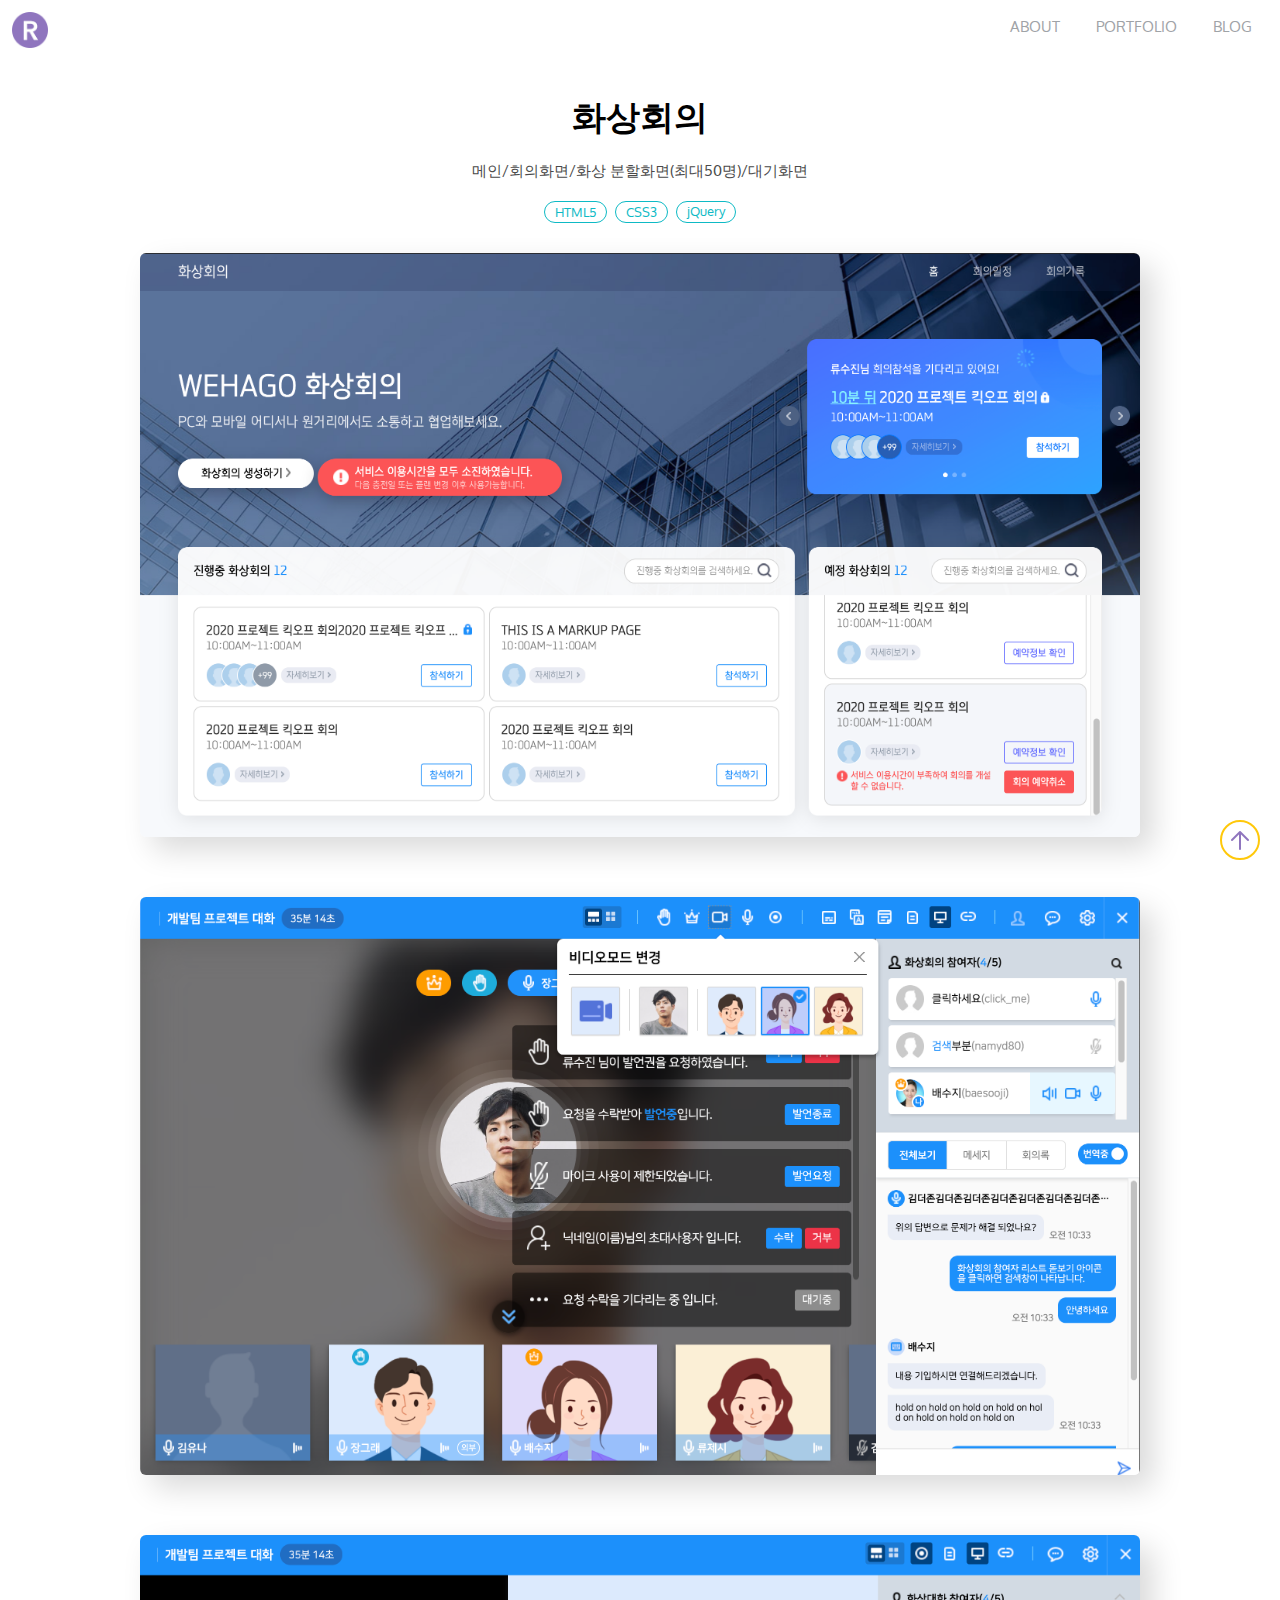
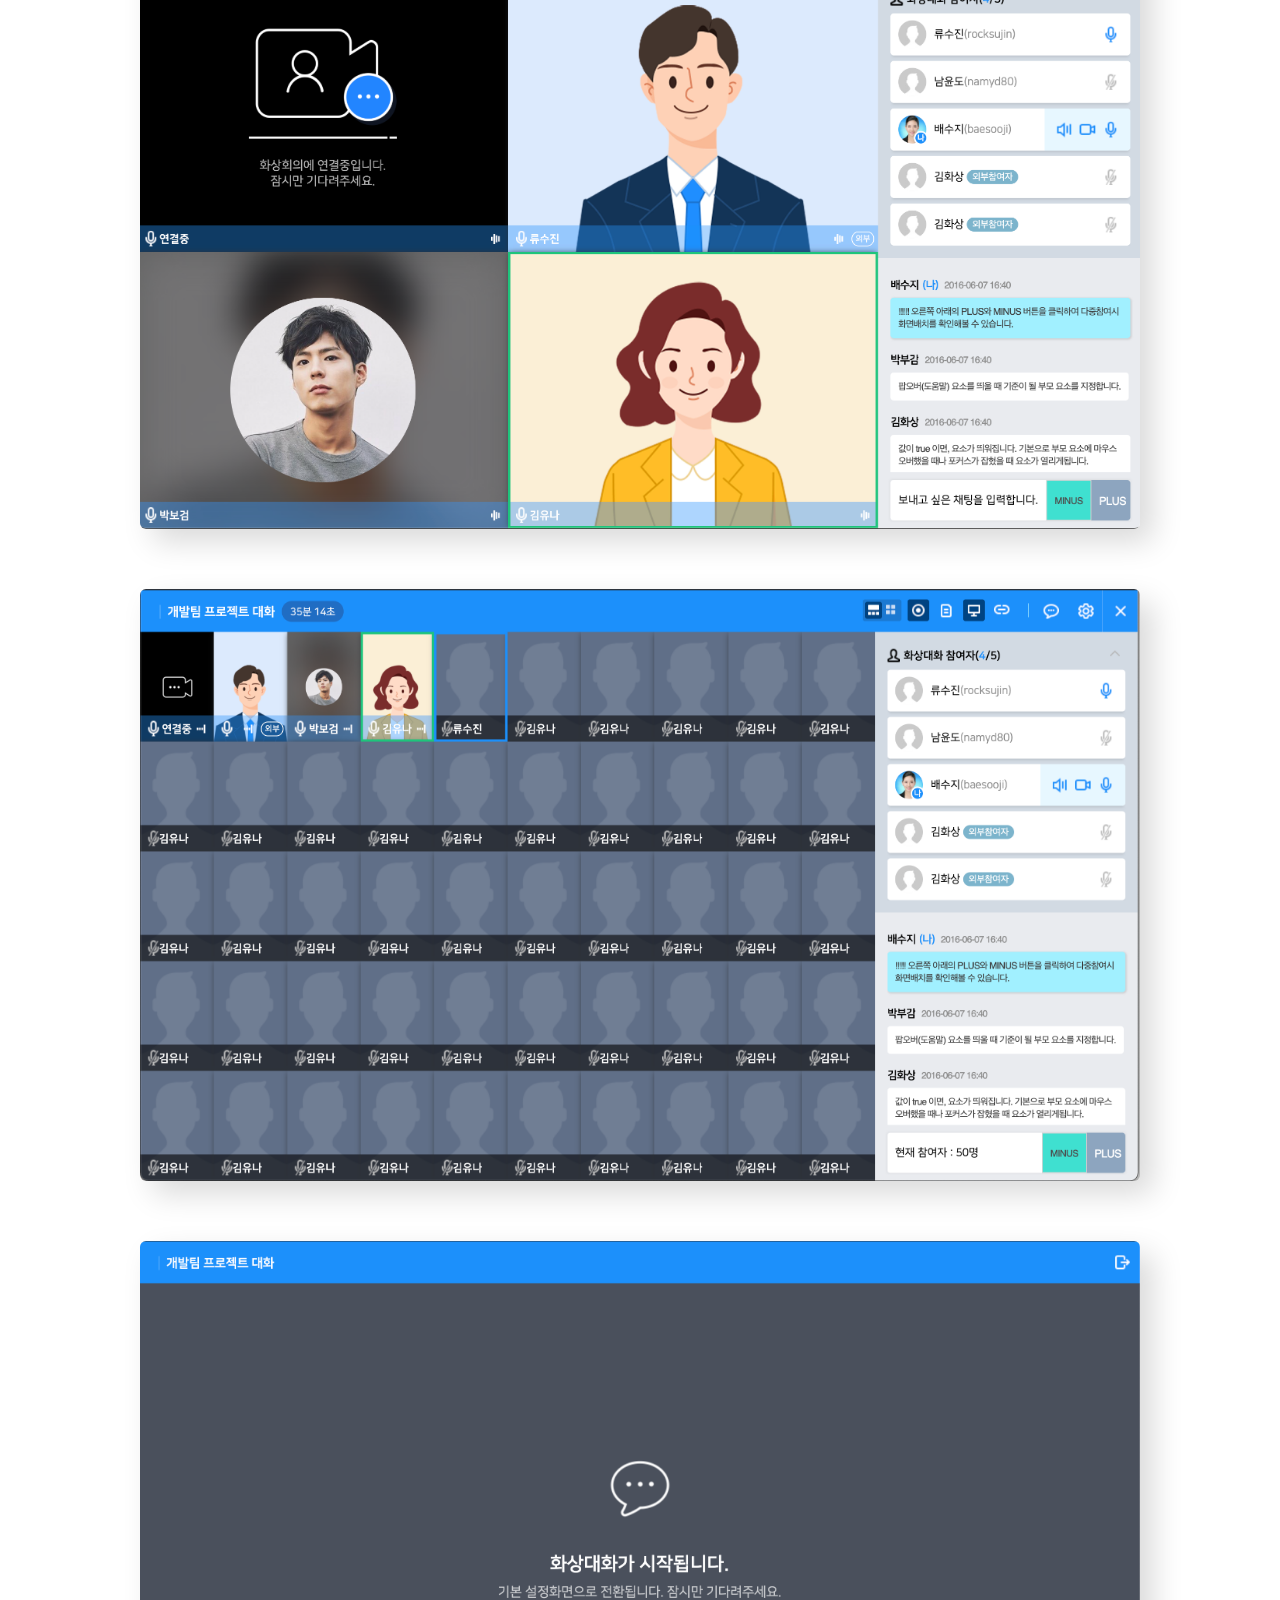
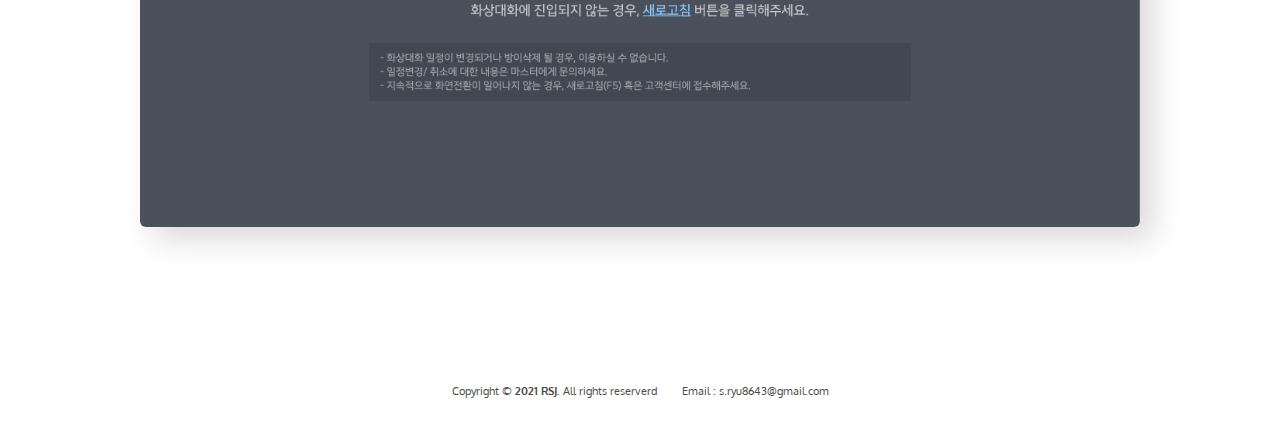
<file: preview_04/index.html>
<!DOCTYPE html>
<html lang="kr">
<head>
    <meta charset="utf-8">
    <meta name="viewport" content="width=device-width, initial-scale=1.0">
    <meta http-equiv="X-UA-Compatible" content="IE=edge">
    <link href="https://fonts.googleapis.com/css?family=Oxygen" rel="stylesheet">
    <link rel="preconnect" href="https://fonts.gstatic.com">
    <link href="https://fonts.googleapis.com/css2?family=Nanum+Gothic&display=swap" rel="stylesheet">
    <link rel="shortcut icon" href="../imgs/favicon.ico">
    <link rel="stylesheet" href="../css/style.css">
    <!-- <meta name="author" content="Sujin Ryu"> -->
    <title>UI 개발자 류수진</title>
</head>
<body>
    <div class="wrapper">
        <header>
            <a href="../index.html" class="logo"><img src="../imgs/logo.png" width="36"></a>
            <nav>
                <ul>
                    <li><a href="../index.html#skill">ABOUT</a></li>
                    <li><a href="../index.html#work">PORTFOLIO</a></li>
                    <li><a href="/translation/" target="_blank">BLOG</a></li>
                </ul>
            </nav>
        </header>
        <main>

            <section class="preview">
                <h2>화상회의</h2>
                <p>메인/회의화면/화상 분할화면(최대50명)/대기화면</p>
                <div class="tags">
                    <span class="item">HTML5</span><span class="item">CSS3</span><span class="item v2">jQuery</span>
                </div>
                <div class="prev_img">
                    <img src="../imgs/rtc_01.png" alt="화상회의 메인">
                    <img src="../imgs/rtc_02.png" alt="화상회의 화면">
                    <img src="../imgs/rtc_03.png" alt="화상회의 분할화면">
                    <img src="../imgs/rtc_04.png" alt="화상회의 분할화면50">
                    <img src="../imgs/rtc_05.png" alt="화상회의 대기화면">
                </div>
            </section>

        </main>

        <aside class="side_nav itself">
            <a href="#" id="top"><span class="sp_img">TOP</span></a>
        </aside>

        <footer>
            <ul>
    			<li class="copyright">Copyright © <strong>2021 RSJ.</strong> All rights reserverd</li>
    			<li>Email : s.ryu8643@gmail.com</li>
    		</ul>
        </footer>
    </div>

<script src="../js/jquery-3.6.0.min.js"></script>

<script>
$(function() {
    $(window).scroll(function() {
         if ($(this).scrollTop() > 250) {
             $('.side_nav').fadeIn();
          } else {
               $('.side_nav').fadeOut();
            }
        });


        $("#top").click(function() {
            $('html, body').animate({
                scrollTop : 0
            }, 400);
            return false;
        });

    });

</script>
</body>
</html>
</file>
<file: css/style.css>
@charset "UTF-8";

/* Reset */
html, body, div, span, object, iframe, h1, h2, h3, h4, h5, h6, p, blockquote, pre,abbr, address, cite, code,del, dfn, em, img, ins, kbd, q, samp,small, strong, sub, sup, var,b, i,
dl, dt, dd, ol, ul, li, fieldset, form, label, legend,table, caption, tbody, tfoot, thead, tr, th, td,article, aside, canvas, details, figcaption, figure,
footer, header, hgroup, menu, nav, section, summary,time, mark, audio, video,select,option {margin:0;padding:0;border:0;font-size:100%;vertical-align:baseline;background:transparent;box-sizing:border-box}
article,aside,details,figcaption,figure,footer,header,hgroup,menu,nav,section {display:block}
body{word-break:keep-all;word-wrap:break-word;-webkit-text-size-adjust:none;}
a{color:#000;margin:0;padding:0;font-size:100%;vertical-align:baseline;text-decoration:none;background:transparent;}
nav,dl,ul,ol,menu,li{list-style:none}
address,caption,cite,code,dfn,em,var{font-style:normal;font-weight:normal}
table{border-collapse:collapse;border-spacing:0}
button,input,textarea{margin:0;padding:0;border:0;outline:none;font-size:100%;font-family:inherit;vertical-align:baseline;background:transparent;}
button{cursor:pointer;}
img{vertical-align:middle;max-width:100%}
video{width:100%}
input[type=button],input[type=email],input[type=password],input[type=reset],input[type=search],input[type=submit],input[type=tel],input[type=text],input[type=url],textarea,select,
input[type="number"]::-webkit-outer-spin-button,input[type="number"]::-webkit-inner-spin-button{-webkit-appearance:none;border-radius:0}
input[type=text]::-ms-clear{display:none}
legend,caption {display:block;position:absolute;left:-9999px;width:1px;height:1px;font-size:0;line-height:0;overflow:hidden;text-indent:-9999px}
.blind{position:absolute !important;clip:rect(0 0 0 0) !important;width:1px !important;height:1px !important;margin:-1px !important;overflow:hidden !important;white-space:nowrap}
.clearfix:after{content:'';clear:both;display:table}
.ellipsis{overflow:hidden;white-space:nowrap;word-break:break-all;text-overflow:ellipsis}
.txtcnt{text-align:center !important}
.txtlft{text-align:left !important}
.txtrgt{text-align:right !important}
*{box-sizing:border-box;}

.sp_img{overflow:hidden;display:inline-block;background:url(../imgs/sp_img.png)0 0 no-repeat;font-size:0;vertical-align:top;}

body{font-family: 'Oxygen', Helvetica, sans-serif;}

a:focus, button:focus{outline:2px dashed #f9593a}

.wrap{position:relative;display:flex;display:-ms-flexbox;display:-webkit-flex;min-height:100vh;flex-direction:column;-ms-flex-direction:column;-webkit-flex-direction:column;}
.cloud_wrap{position:fixed;top:0;left:0;right:0;bottom:0;z-index:10;display:block;width:100%;height:100%;}
.cloud_wrap>img{position:absolute;left:-25%;animation:test 50s infinite;opacity:.4;}
.cloud_wrap>img:nth-child(2){left:20%;animation-delay:-15s}
.cloud_wrap>img:nth-child(3){left:50%;animation-delay:-5s}
.cloud_wrap>img:nth-child(4){left:40%;animation-delay:-10s}
.cloud_wrap>img:nth-child(5){left:0%;animation-delay:-30s}
.cloud_wrap>img:nth-child(6){left:70%;animation-delay:-20s}
.cloud_wrap>img:nth-child(7){left:10%;animation-delay:-60s}
.cloud_wrap>img:nth-child(8){left:60%;animation-delay:-50s}
@keyframes test{
    from {bottom:-500px}
    to {bottom:1200px}

}

header{height:54px;background:#fff;z-index:10}
header .logo{float:left;display:inline-block;width:54px;height:54px;padding:12px 0 0 12px;}
header nav{float:right;width:calc(100% - 80px);padding-right:10px}
header nav ul{display:flex;display:-ms-flexbox;display:-webkit-flex;justify-content:flex-end;-ms-flex-pack:end;-webkit-justify-content:flex-end;}
header nav li>a{display:block;color:#9fa3a7;text-align:center;font-size:15px;line-height:54px;padding:0 18px;}
header nav li>a:hover, header .nav li.on>a{color:#d02c0d}
header:after{content:'';display:table;clear:both}

section{position:relative;min-height:100vh;padding:10vh 0;overflow:hidden}
section .inner{position:relative;display:flex;align-items:center;justify-content:center;max-width:1280px;width:100%;height:100%;padding:0 2rem;z-index:10;margin:0 auto;}

.intro{height:100vh;background:linear-gradient(0deg, rgba(143,117,190,1) 0%, rgba(60,128,236,1) 80%);}
.intro .txt_wrap h1{font-size:6.7rem;color:#fff;font-weight:normal;text-align:center;letter-spacing:-2px;z-index:10}
.intro .txt_wrap h1>strong{display:block;font-size:9.4rem;text-shadow:2px 2px 6px #8f75be;border-top:1px solid #fff}

section.skill{color:#fff;background:#8f75be}
.skill .inner{flex-direction:column;}
.skill .con_wrap{background:rgba(143,117,190,.6);border-radius:16px;border:1px solid #f1f1f1;}
.skill .txt_wrap{position:relative;max-width:800px;text-align:center;padding:30px;margin:0 auto;z-index:10}
.skill .txt_wrap p{vertical-align:top;font-size:1.2rem;line-height:2;padding-top:20px;word-break:keep-all;}
.skill .txt_wrap .quotation{width:42px;height:27px;background-position:-62px 0}
.skill .stack{display:flex;display:-ms-flexbox;display:-webkit-flex;justify-content:space-around;-webkit-justify-content:space-around;-ms-flex-pack:justify;flex-wrap:wrap;-ms-flex-wrap:wrap;-webkit-flex-wrap:wrap;font-size:1rem;text-align:center;padding:30px}
.skill .stack .stack_box{position:relative;min-width:200px;padding:18px 8px;}
.skill .stack .stack_box>strong{display:inline-block;vertical-align:top;height:25px;line-height:24px;padding:0 12px;border-radius:12px;background:#8065b2}
.skill .stack .list li{position:relative;font-size:1rem;line-height:1.5;text-align:left;padding-left:28px;margin-top:12px}
.skill .stack .list li:before{position:absolute;content:'';top:4px;left:0;width:20px;height:18px;background:url(../imgs/sp_img.png)0 -15px no-repeat}

section.work{display:flex;align-items:center;}
/* #work_01{background:linear-gradient(180deg, rgba(143,117,190,1) 0%, rgba(67,67,80,1) 80%);}
.work.dark_left{background:linear-gradient(180deg, rgba(67,67,80,1) 0%, rgba(255,255,255,1) 80%);} */
.work .txt_wrap{position:relative;min-width:calc(50% - 30px);text-align:center;margin-right:30px;}
.work .txt_wrap:after{position:absolute;content:'';top:-200px;left:-100px;width:750px;height:750px;border-radius:50%;background:rgba(238,238,238,.6)}
.work .txt_wrap>div{position:relative;display:inline-block;text-align:left;z-index:1}
.work .txt_wrap .svc_tit{font-size:2rem;padding-bottom:20px;}
.work .txt_wrap .description li{position:relative;font-size:1rem;line-height:1.5;padding-left:12px;padding-bottom:6px}
.work .txt_wrap .description li:before{position:absolute;content:'';top:9px;left:0;width:6px;height:6px;border-radius:50%;background:#8f75be}
.work .txt_wrap .details{font-size:14px;color:#595959;line-height:24px;margin:20px 0}
.work .txt_wrap .details p:last-of-type{margin-bottom:10px}
.work .txt_wrap .details .link{font-size:14px;color:#3fa3ff}
.work .txt_wrap .details .link:hover{text-decoration:underline}
.work .txt_wrap .go_markup{display:inline-block;min-width:100px;height:40px;text-align:center;font-size:14px;line-height:36px;border-radius:20px;border:2px solid #ffc80a;padding:0 16px}
.work .txt_wrap .go_markup+.go_markup{margin-left:6px}
.work .txt_wrap .go_markup:hover{border-color:#0ebac5}
.work .img_wrap{position:relative;min-width:50%;max-width:519px;}
.work .img_wrap>img{position:relative;z-index:1}
.work.dark_left{color:#fff;background:#434350}
.work.dark_left .inner{flex-direction:row-reverse;}
.work.dark_left .txt_wrap{margin-left:30px;margin-right:0}
.work.dark_left .txt_wrap:after{right:-50px;left:auto;background:rgba(75,75,87,.6)}
.work.dark_left .txt_wrap .details{color:#c9c9c9}
.work.dark_left .txt_wrap .go_markup{color:#fff}

.dark{background-color:#181616;transition-duration:1s;}
.dark header, .dark a{color:#fff;transition-duration:.5s;}
.dark .pofo_list a:hover{color:#ffca7a;transition-duration:.5s;}
.dark .pofo_list li:hover img{display:block;transition-duration:1s;}

.preview{display:block;text-align:center;min-height:auto;padding:40px 0}
.preview h2{font-size:34px}
.preview p{font-size:15px;color:#4a4a4a;margin:20px 0}
.preview .tags .item{display:inline-block;vertical-align:top;height:22px;font-size:13px;color:#0ebac5;line-height:20px;border:1px solid #0ebac5;border-radius:12px;padding:0 10px;margin:0 4px}
.preview .tags .item.v2{line-height:19px}
.preview .prev_img{text-align:center;padding:30px 0}
.preview .prev_img img{width:96%;max-width:1000px;border-radius:6px;box-shadow:13px 13px 30px rgb(0 0 0 / 15%);margin-bottom:60px}

.side_nav{position:fixed;right:0;bottom:100px;text-align:right;z-index:99}
.side_nav li a{position:relative;display:inline-block;font-size:16px;color:#9c9c9c;line-height:30px;text-align:center;padding:0 10px 0 30px;}
.side_nav li a span{display:inline-block;width:10px;font-weight:bold;}
.side_nav li a:before{position:absolute;content:'';top:50%;right:28px;width:12px;height:3px;border-radius:2px;background:#bbb}
.side_nav li a:hover:before{width:20px;background:#ffc80a}

.side_nav.itself{right:20px;bottom:40px}
.side_nav.itself a{display:inline-block;width:40px;height:40px;text-align:center;font-size:14px;line-height:40px;color:#fff;border:2px solid #ffc80a;border-radius:50%;background:rgba(255,255,255,.5)}
.side_nav.itself a .sp_img{vertical-align:middle;width:24px;height:18px;background-position:-34px 0;transform:rotate(90deg)}

/* Footer */
footer{height:68px;padding:0 10px;background:transparent;z-index:10}
footer ul{display:flex;display:-ms-flexbox;display:-webkit-flex;align-items:center;-ms-flex-align:center;-webkit-align-items:center;justify-content:center;-ms-flex-pack:center;-webkit-justify-content:center;flex-wrap:wrap;-ms-flex-wrap:wrap;-webkit-flex-wrap:wrap;height:100%}
footer li{color:#4a4a4a;font-size:11px;margin:0 12px}


/* (768px ~ 1024px)*/
@media all and (min-width:768px) and (max-width:1024px) {

}

/* (~ 767px)*/
@media all and (max-width:767px) {
    section .inner{padding:0 1.5rem}
    .intro .txt_wrap h1{font-size:5rem}
    .intro .txt_wrap h1>strong{font-size:7rem}
    .skill .con_wrap{border:0}
    .skill .txt_wrap p{font-size:1rem}
    .skill .stack .list li{font-size:14px}
    .work .inner{flex-wrap:wrap-reverse}
    .work .txt_wrap,.work .img_wrap{min-width:100%;text-align:center}
    .work .txt_wrap, .work.dark_left .txt_wrap{padding:50px 0 0;margin:0}
    .work .txt_wrap .link_wrap{text-align:center}

}

/* ( ~ 570px)*/
@media all and (max-width:570px) {
    .intro .txt_wrap h1{font-size:2.7rem}
    .intro .txt_wrap h1>strong{font-size:3.8rem}
}

/* ( ~ 320px)*/
@media all and (max-width:320px) {
    .intro .txt_wrap h1{font-size:2rem}
    .intro .txt_wrap h1>strong{font-size:2.9rem}
}

/* slick.css */
/* Slider */
.slick-slider
{
    position: relative;

    display: block;

    -webkit-user-select: none;
       -moz-user-select: none;
        -ms-user-select: none;
            user-select: none;

    -webkit-touch-callout: none;
    -khtml-user-select: none;
    -ms-touch-action: pan-y;
        touch-action: pan-y;
    -webkit-tap-highlight-color: transparent;
}

.slick-list
{
    position: relative;

    display: block;
    overflow: hidden;

    margin: 0;
    padding: 0;
}
.slick-list:focus
{
    outline: none;
}
.slick-list.dragging
{
    cursor: pointer;
    cursor: hand;
}

.slick-slider .slick-track,
.slick-slider .slick-list
{
    -webkit-transform: translate3d(0, 0, 0);
       -moz-transform: translate3d(0, 0, 0);
        -ms-transform: translate3d(0, 0, 0);
         -o-transform: translate3d(0, 0, 0);
            transform: translate3d(0, 0, 0);
}

.slick-track
{
    position: relative;
    top: 0;
    left: 0;

    display: block;
    margin-left: auto;
    margin-right: auto;
}
.slick-track:before,
.slick-track:after
{
    display: table;

    content: '';
}
.slick-track:after
{
    clear: both;
}
.slick-loading .slick-track
{
    visibility: hidden;
}

.slick-slide
{
    display: none;
    float: left;

    height: 100%;
    min-height: 1px;
}
[dir='rtl'] .slick-slide
{
    float: right;
}
.slick-slide img
{
    display: block;
}
.slick-slide.slick-loading img
{
    display: none;
}
.slick-slide.dragging img
{
    pointer-events: none;
}
.slick-initialized .slick-slide
{
    display: block;
}
.slick-loading .slick-slide
{
    visibility: hidden;
}
.slick-vertical .slick-slide
{
    display: block;

    height: auto;

    border: 1px solid transparent;
}
.slick-arrow.slick-hidden {
    display: none;
}
</file>
